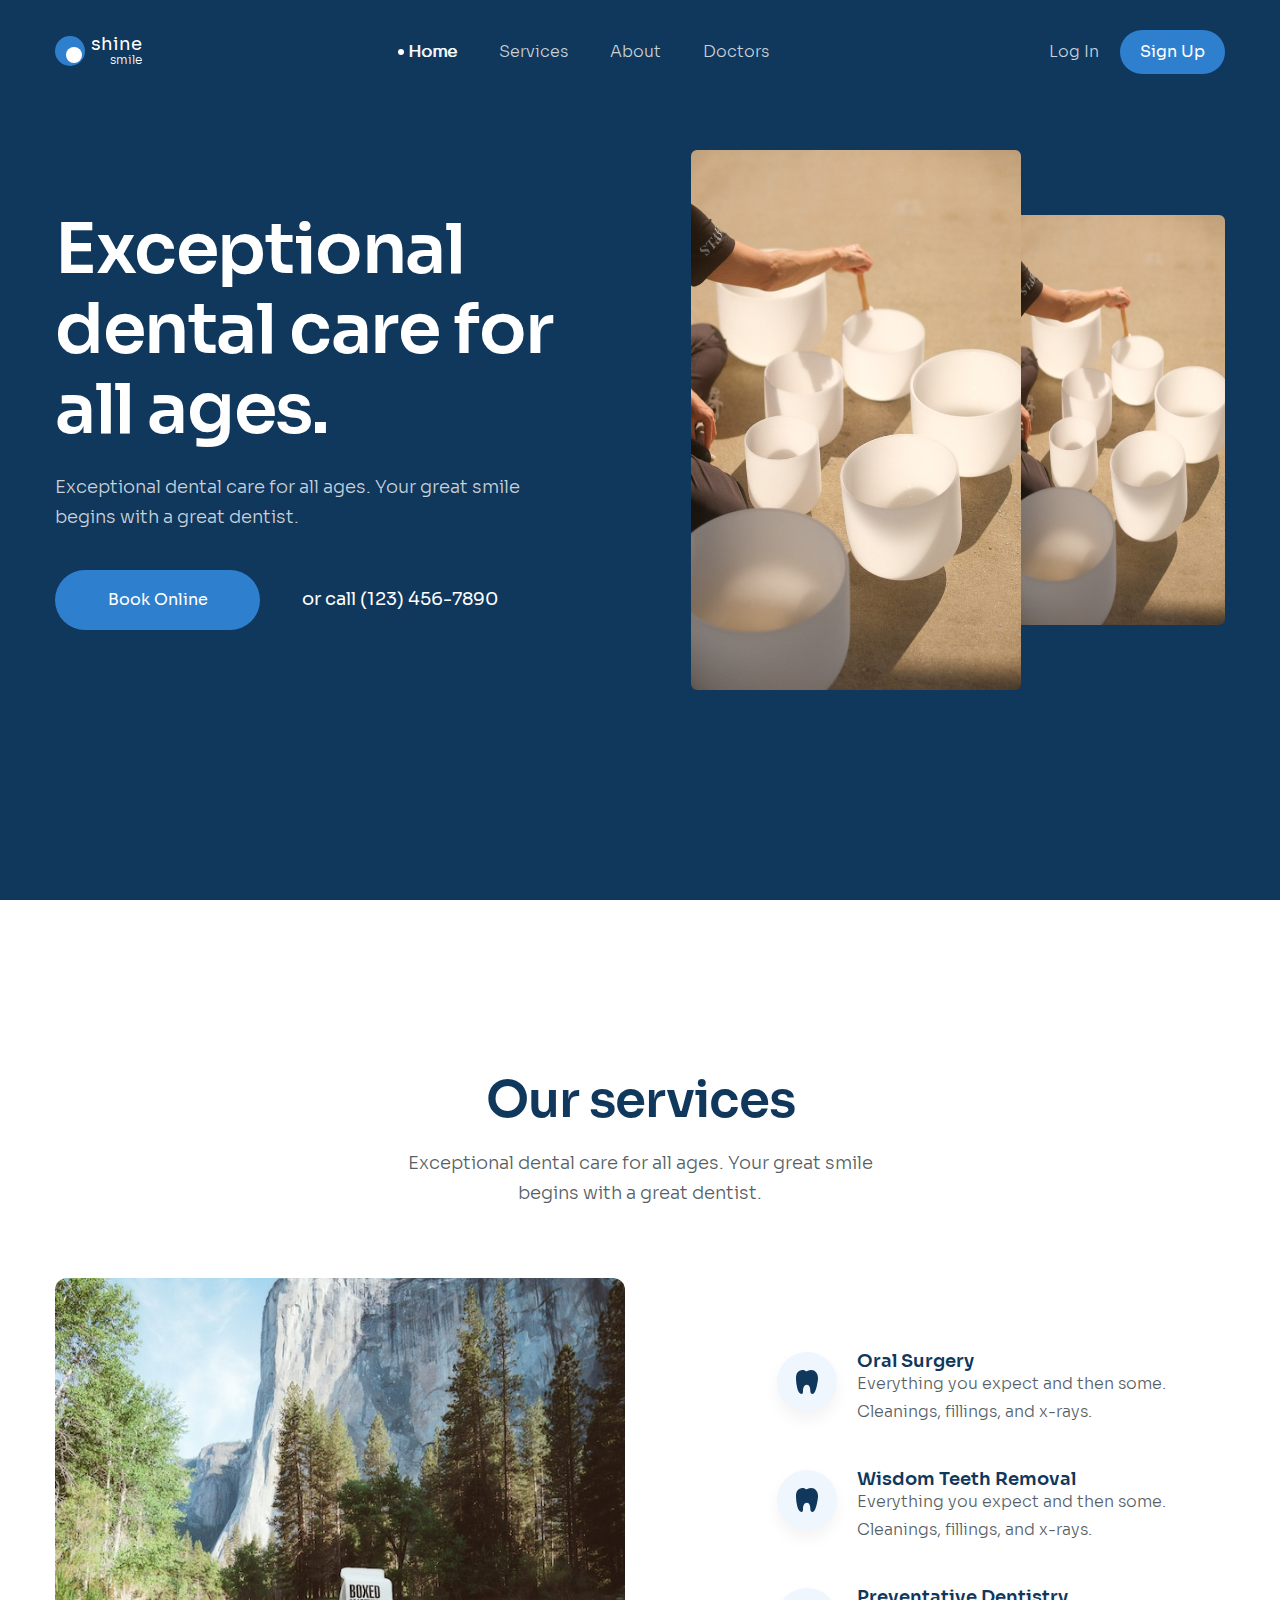
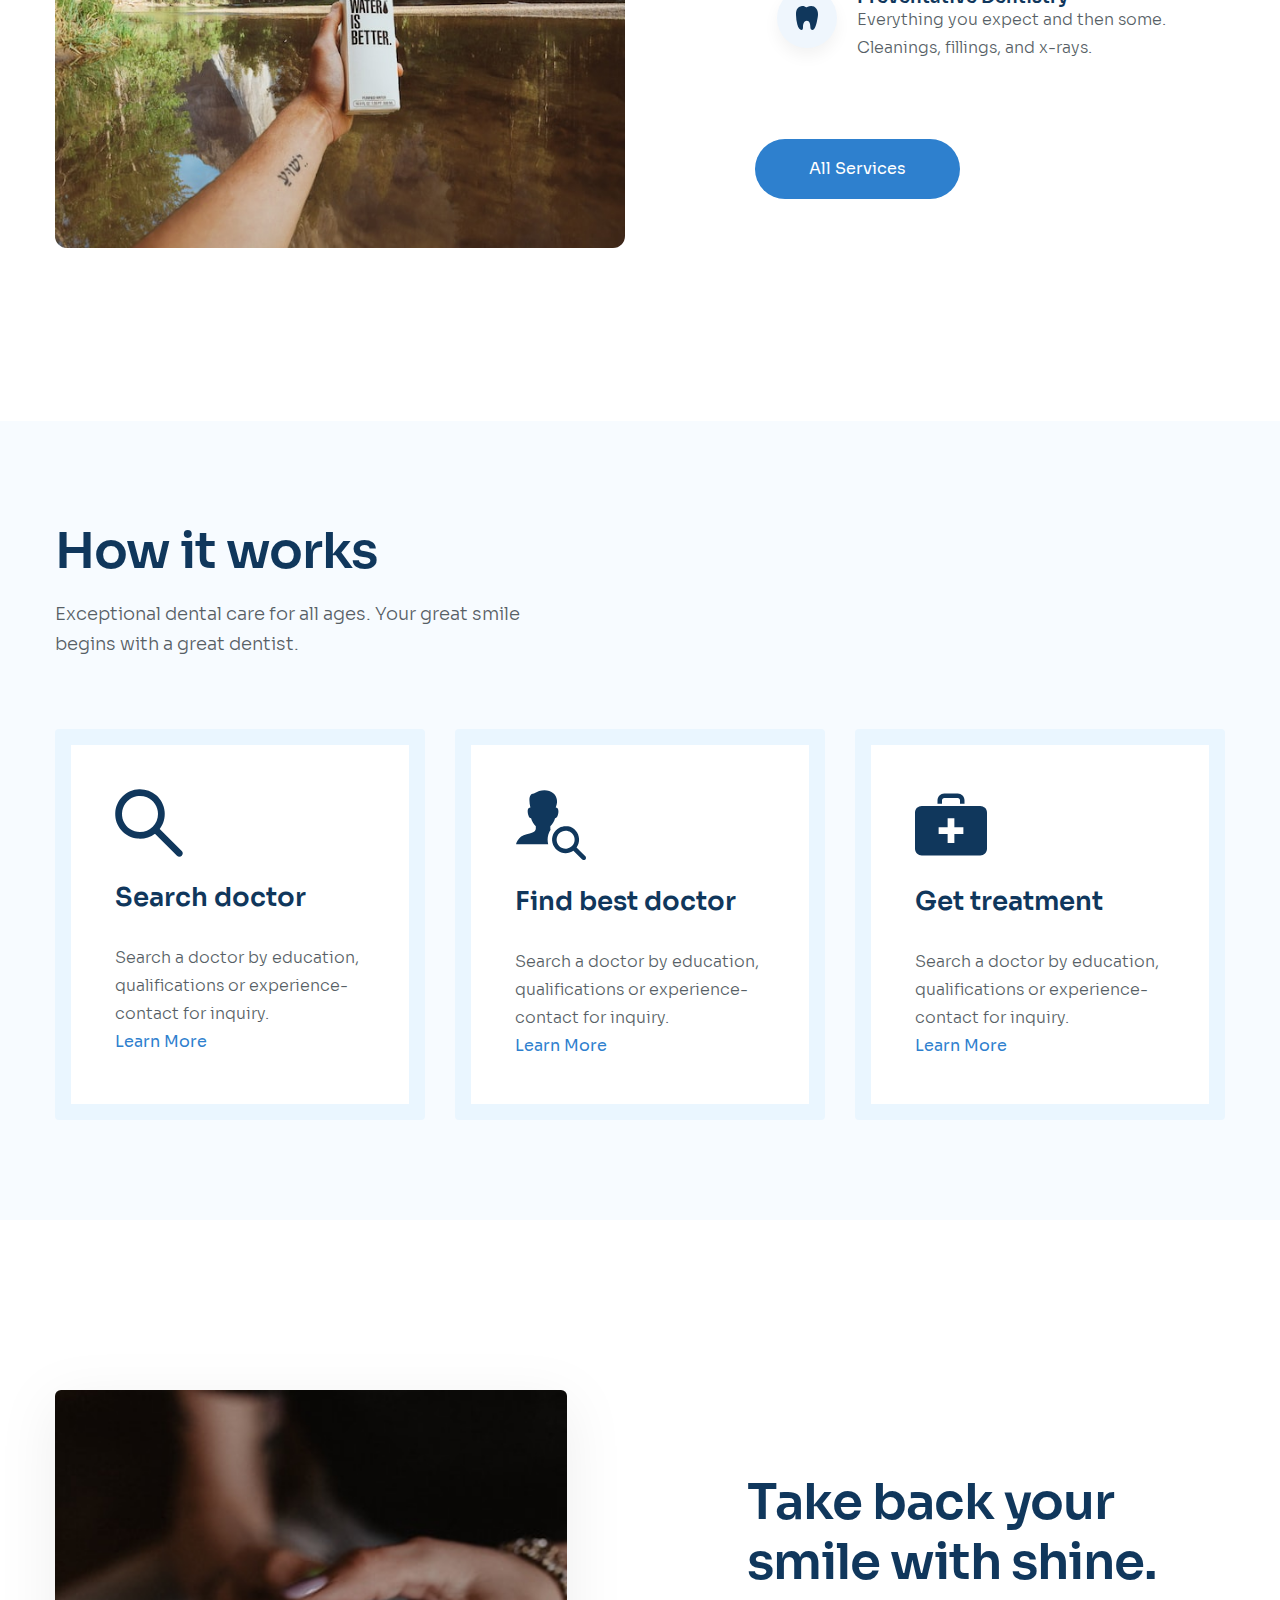
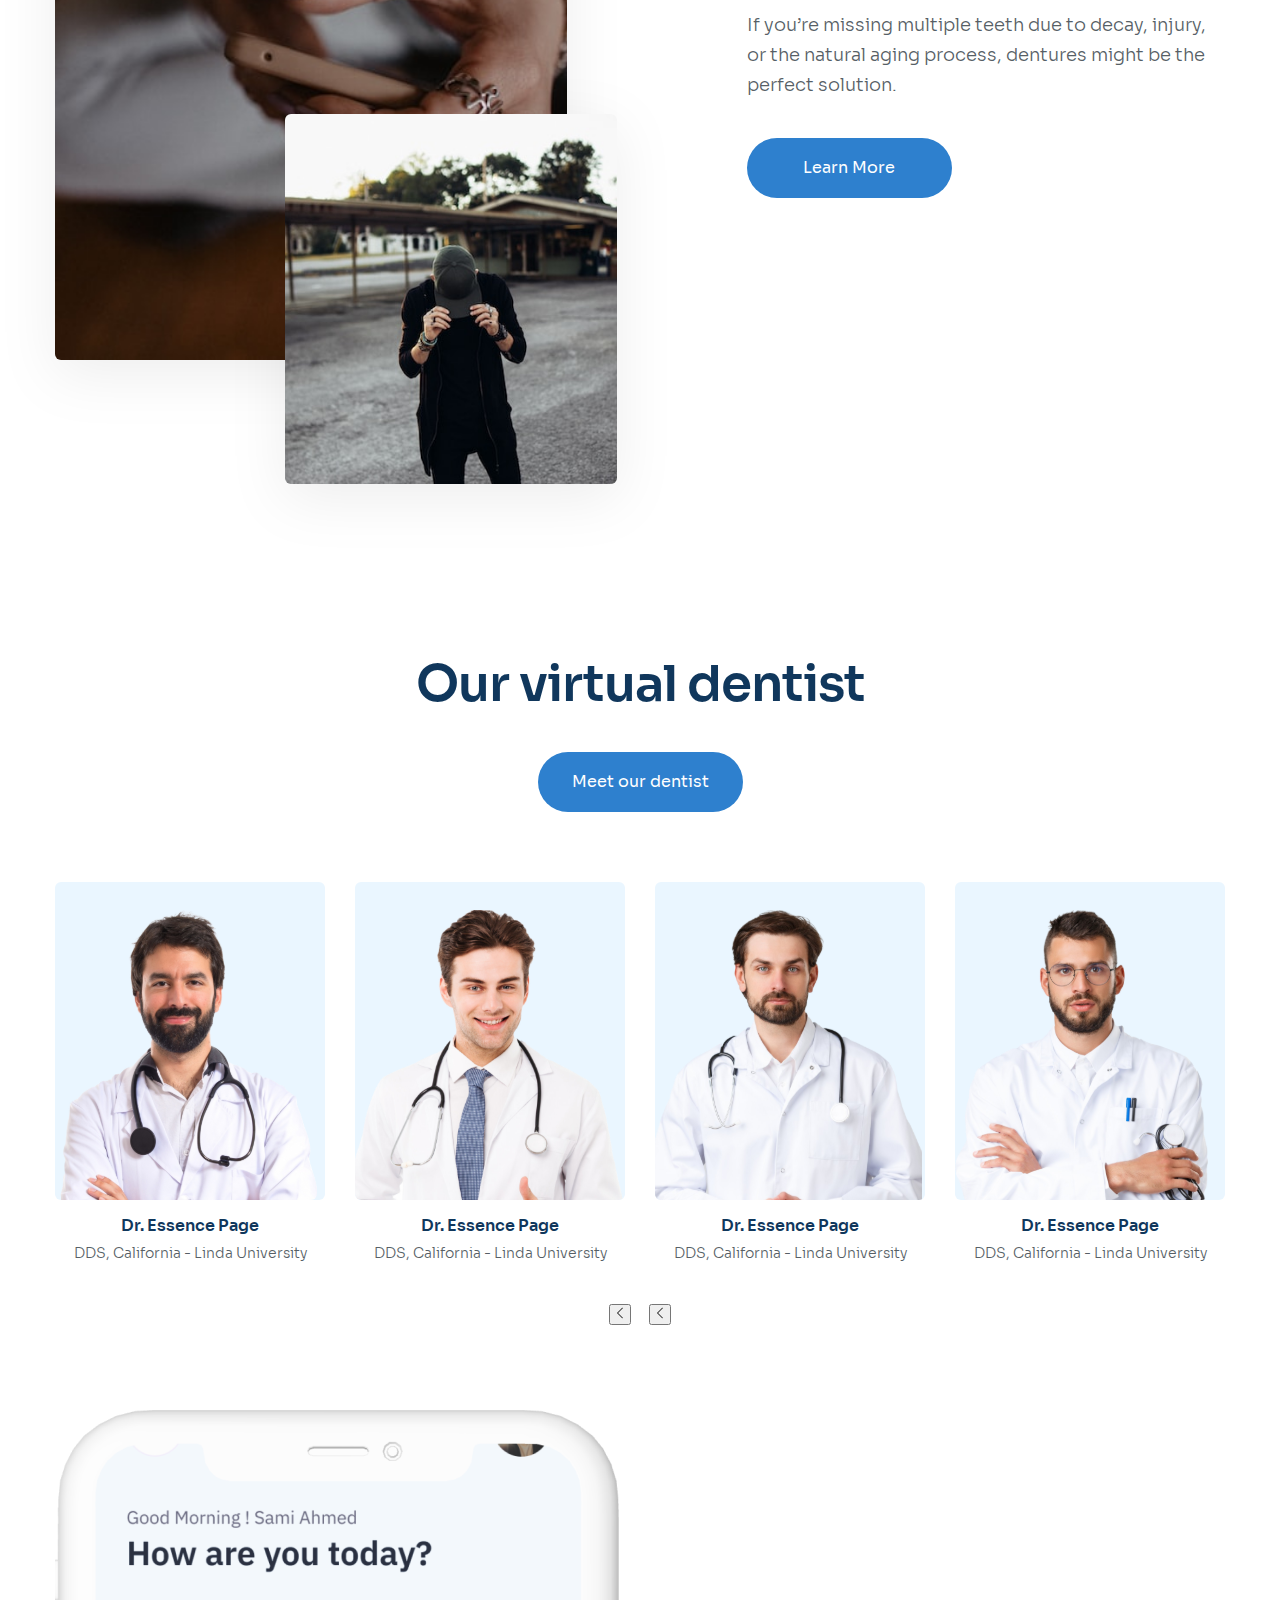
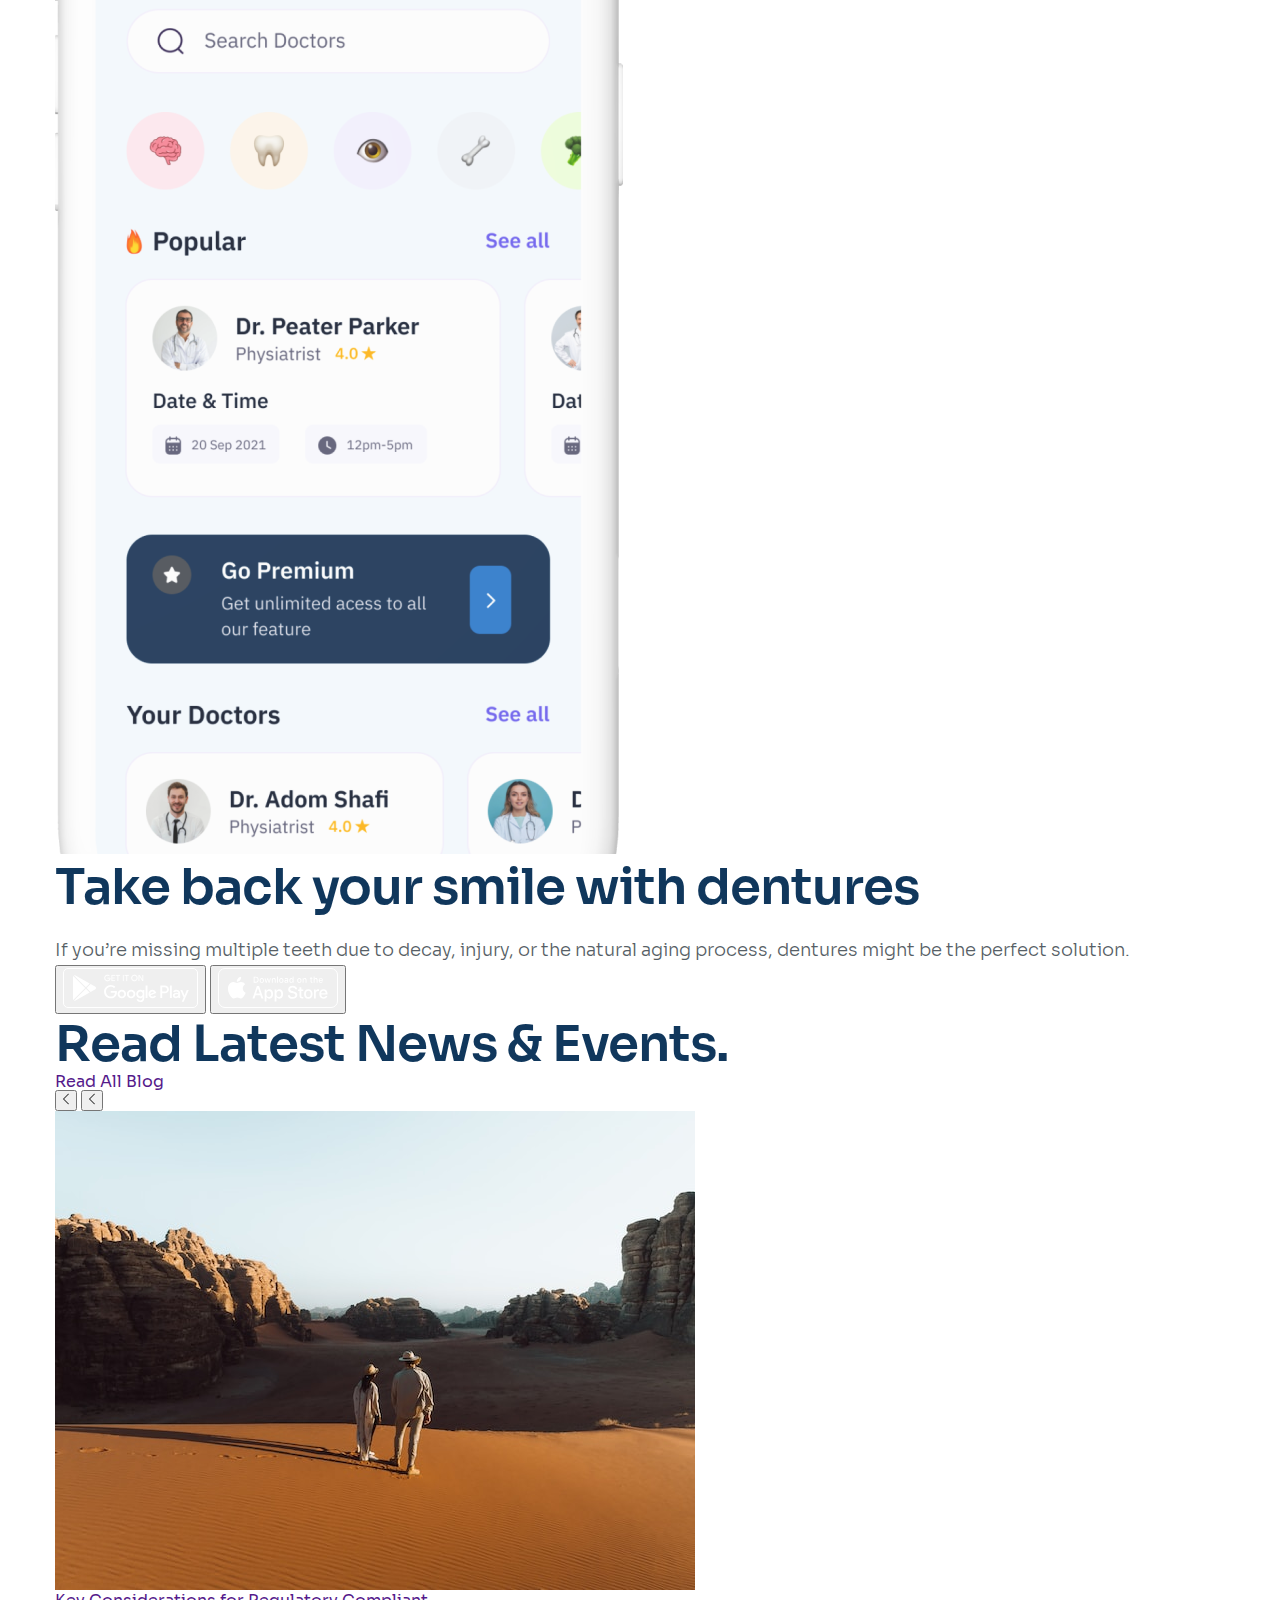
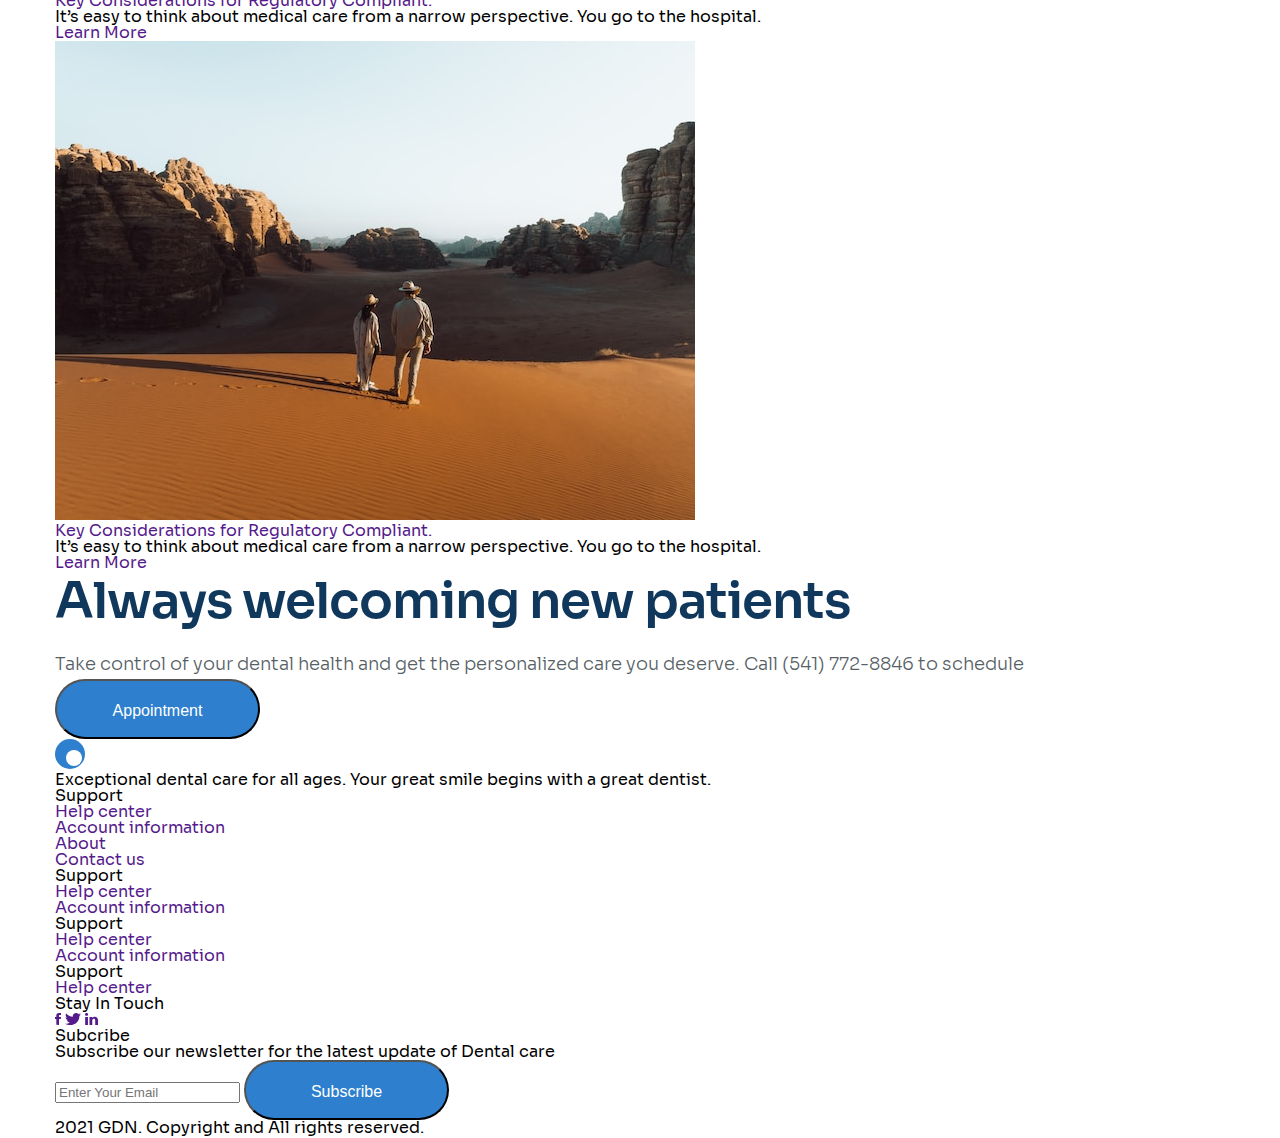
<file: index.html>
<!DOCTYPE html>
<html lang="en">
    <head>
        <meta charset="UTF-8" />
        <meta http-equiv="X-UA-Compatible" content="IE=edge" />
        <meta name="viewport" content="width=device-width, initial-scale=1.0" />
        <title>Shine</title>
        <!--FAVICON-->
        <link
            rel="apple-touch-icon"
            sizes="57x57"
            href="./assets/favicon/apple-icon-57x57.png"
        />
        <link
            rel="apple-touch-icon"
            sizes="60x60"
            href="./assets/favicon/apple-icon-60x60.png"
        />
        <link
            rel="apple-touch-icon"
            sizes="72x72"
            href="./assets/favicon/apple-icon-72x72.png"
        />
        <link
            rel="apple-touch-icon"
            sizes="76x76"
            href="./assets/favicon/apple-icon-76x76.png"
        />
        <link
            rel="apple-touch-icon"
            sizes="114x114"
            href="./assets/favicon/apple-icon-114x114.png"
        />
        <link
            rel="apple-touch-icon"
            sizes="120x120"
            href="./assets/favicon/apple-icon-120x120.png"
        />
        <link
            rel="apple-touch-icon"
            sizes="144x144"
            href="./assets/favicon/apple-icon-144x144.png"
        />
        <link
            rel="apple-touch-icon"
            sizes="152x152"
            href="./assets/favicon/apple-icon-152x152.png"
        />
        <link
            rel="apple-touch-icon"
            sizes="180x180"
            href="./assets/favicon/apple-icon-180x180.png"
        />
        <link
            rel="icon"
            type="image/png"
            sizes="192x192"
            href="./assets/favicon/android-icon-192x192.png"
        />
        <link
            rel="icon"
            type="image/png"
            sizes="32x32"
            href="./assets/favicon/favicon-32x32.png"
        />
        <link
            rel="icon"
            type="image/png"
            sizes="96x96"
            href="./assets/favicon/favicon-96x96.png"
        />
        <link
            rel="icon"
            type="image/png"
            sizes="16x16"
            href="./assets/favicon/favicon-16x16.png"
        />
        <link rel="manifest" href="./assets/favicon/manifest.json" />
        <meta name="msapplication-TileColor" content="#ffffff" />
        <meta name="msapplication-TileImage" content="/ms-icon-144x144.png" />
        <meta name="theme-color" content="#ffffff" />
        <!--FONT-->
        <link rel="stylesheet" href="./assets/font/stylesheet.css" />
        <link rel="preconnect" href="https://fonts.googleapis.com" />
        <link rel="preconnect" href="https://fonts.gstatic.com" crossorigin />
        <link
            href="https://fonts.googleapis.com/css2?family=Inter:wght@600&display=swap"
            rel="stylesheet"
        />
        <!--CSS-->
        <link rel="stylesheet" href="./assets/style/reset.css" />
        <link rel="stylesheet" href="./assets/style/style.css" />
    </head>
    <body>
        <header class="header">
            <div class="container">
                <div class="header-top">
                    <a href=""
                        ><div class="logo">
                            <span class="logo__circle"></span>
                            <span class="logo__text">
                                <span class="logo__brand">shine</span>
                                <span class="logo__brand logo__brand--small">
                                    smile
                                </span>
                            </span>
                        </div>
                    </a>
                    <nav class="navbar">
                        <ul class="navbar__list">
                            <li class="navbar__item">
                                <a
                                    href=""
                                    class="navbar__link navbar__item--active"
                                    >Home
                                </a>
                            </li>
                            <li class="navbar__item">
                                <a href="" class="navbar__link">Services</a>
                            </li>
                            <li class="navbar__item">
                                <a href="" class="navbar__link">About</a>
                            </li>
                            <li class="navbar__item">
                                <a href="" class="navbar__link">Doctors</a>
                            </li>
                        </ul>
                    </nav>
                    <div class="header-action">
                        <a href="#!" class="header-action__login">Log In</a>
                        <a href="#!" class="btn header-action__signup"
                            >Sign Up</a
                        >
                    </div>
                </div>
                <!--Hero-->
                <section class="hero">
                    <!--Hero Content-->
                    <section class="hero__content">
                        <h1 class="hero__heading">
                            Exceptional dental care for all ages.
                        </h1>
                        <p class="hero__desc">
                            Exceptional dental care for all ages. Your great
                            smile begins with a great dentist.
                        </p>
                        <div class="hero__row">
                            <a href="" class="btn">Book Online</a>
                            <span class="hero__phone"
                                >or call (123) 456-7890</span
                            >
                        </div>
                    </section>
                    <!--Hero Media-->
                    <section class="hero__media">
                        <figure class="hero__images">
                            <img
                                src="./assets/img/hero-img.jpg"
                                alt=""
                                class="hero__img"
                            />
                            <img
                                src="./assets/img/hero-img.jpg"
                                alt=""
                                class="hero__img"
                            />
                        </figure>
                    </section>
                </section>
            </div>
        </header>
        <main>
            <!--Service-->
            <section class="service">
                <div class="container">
                    <h2 class="service__heading section-heading">
                        Our services
                    </h2>
                    <p class="service__desc section-desc">
                        Exceptional dental care for all ages. Your great smile
                        begins with a great dentist.
                    </p>
                    <div class="service__row">
                        <figure class="service-images">
                            <img
                                src="./assets/img/service-img.jpg"
                                alt=""
                                class="service-img"
                            />
                        </figure>
                        <div class="div">
                            <div class="service-list">
                                <section class="service-item">
                                    <div class="service-item__icon">
                                        <svg
                                            width="22"
                                            height="24"
                                            viewBox="0 0 22 24"
                                            fill="none"
                                            xmlns="http://www.w3.org/2000/svg"
                                        >
                                            <path
                                                d="M20.3598 2.63964C17.9506 -0.556131 14.2772 -0.568132 11.2481 1.10682C11.001 1.24657 10.7219 1.31411 10.4406 1.30222C10.1592 1.29033 9.88633 1.19945 9.65105 1.03931C8.49552 0.245717 7.29036 -0.316477 5.13904 0.207462C0.623408 1.3071 0 4.90379 0 8.99816C0.0797353 12.1602 0.500857 15.3032 1.25551 18.3683C2.11836 22.0168 3.90382 24 5.43354 24C6.96326 24 7.00963 22.2204 7.00963 20.8016C7.00963 19.2009 7.39505 14.8009 10.8642 14.8009C13.5317 14.8009 14.3333 18.4013 14.3333 20.8016C14.3329 23.095 15.1722 24 16.6628 24C19.5267 24 20.9796 15.3938 21.3719 13.1237C21.7642 10.8535 22.9882 6.12569 20.3598 2.63964Z"
                                                fill="currentColor"
                                            />
                                        </svg>
                                    </div>
                                    <div class="service-item__body">
                                        <h3 class="service-item__heading">
                                            Oral Surgery
                                        </h3>
                                        <p class="service-item__desc">
                                            Everything you expect and then some.
                                            Cleanings, fillings, and x-rays.
                                        </p>
                                    </div>
                                </section>
                                <section class="service-item">
                                    <div class="service-item__icon">
                                        <svg
                                            width="22"
                                            height="24"
                                            viewBox="0 0 22 24"
                                            fill="none"
                                            xmlns="http://www.w3.org/2000/svg"
                                        >
                                            <path
                                                d="M20.3598 2.63964C17.9506 -0.556131 14.2772 -0.568132 11.2481 1.10682C11.001 1.24657 10.7219 1.31411 10.4406 1.30222C10.1592 1.29033 9.88633 1.19945 9.65105 1.03931C8.49552 0.245717 7.29036 -0.316477 5.13904 0.207462C0.623408 1.3071 0 4.90379 0 8.99816C0.0797353 12.1602 0.500857 15.3032 1.25551 18.3683C2.11836 22.0168 3.90382 24 5.43354 24C6.96326 24 7.00963 22.2204 7.00963 20.8016C7.00963 19.2009 7.39505 14.8009 10.8642 14.8009C13.5317 14.8009 14.3333 18.4013 14.3333 20.8016C14.3329 23.095 15.1722 24 16.6628 24C19.5267 24 20.9796 15.3938 21.3719 13.1237C21.7642 10.8535 22.9882 6.12569 20.3598 2.63964Z"
                                                fill="currentColor"
                                            />
                                        </svg>
                                    </div>
                                    <div class="service-item__body">
                                        <h3 class="service-item__heading">
                                            Wisdom Teeth Removal
                                        </h3>
                                        <p class="service-item__desc">
                                            Everything you expect and then some.
                                            Cleanings, fillings, and x-rays.
                                        </p>
                                    </div>
                                </section>
                                <section class="service-item">
                                    <div class="service-item__icon">
                                        <svg
                                            width="22"
                                            height="24"
                                            viewBox="0 0 22 24"
                                            fill="none"
                                            xmlns="http://www.w3.org/2000/svg"
                                        >
                                            <path
                                                d="M20.3598 2.63964C17.9506 -0.556131 14.2772 -0.568132 11.2481 1.10682C11.001 1.24657 10.7219 1.31411 10.4406 1.30222C10.1592 1.29033 9.88633 1.19945 9.65105 1.03931C8.49552 0.245717 7.29036 -0.316477 5.13904 0.207462C0.623408 1.3071 0 4.90379 0 8.99816C0.0797353 12.1602 0.500857 15.3032 1.25551 18.3683C2.11836 22.0168 3.90382 24 5.43354 24C6.96326 24 7.00963 22.2204 7.00963 20.8016C7.00963 19.2009 7.39505 14.8009 10.8642 14.8009C13.5317 14.8009 14.3333 18.4013 14.3333 20.8016C14.3329 23.095 15.1722 24 16.6628 24C19.5267 24 20.9796 15.3938 21.3719 13.1237C21.7642 10.8535 22.9882 6.12569 20.3598 2.63964Z"
                                                fill="currentColor"
                                            />
                                        </svg>
                                    </div>
                                    <div class="service-item__body">
                                        <h3 class="service-item__heading">
                                            Preventative Dentistry
                                        </h3>
                                        <p class="service-item__desc">
                                            Everything you expect and then some.
                                            Cleanings, fillings, and x-rays.
                                        </p>
                                    </div>
                                </section>
                            </div>
                            <a href="" class="btn service__btn">All Services</a>
                        </div>
                    </div>
                </div>
            </section>
            <!--Work-->
            <section class="work">
                <div class="container">
                    <h2 class="section-heading">How it works</h2>
                    <p class="work__desc section-desc">
                        Exceptional dental care for all ages. Your great smile
                        begins with a great dentist.
                    </p>
                    <div class="work__list">
                        <!--Item 1-->
                        <section class="work__item">
                            <img
                                src="./assets/img/search-img.svg"
                                alt=""
                                class="work-item__icon"
                            />
                            <h3 class="work-item__heading">Search doctor</h3>
                            <p class="work-item__desc">
                                Search a doctor by education, qualifications or
                                experience-contact for inquiry.
                            </p>
                            <a href="" class="work-item__more">Learn More</a>
                        </section>
                        <!--Item 2-->
                        <section class="work__item">
                            <img
                                src="./assets/img/user-img.svg"
                                alt=""
                                class="work-item__icon"
                            />
                            <h3 class="work-item__heading">Find best doctor</h3>
                            <p class="work-item__desc">
                                Search a doctor by education, qualifications or
                                experience-contact for inquiry.
                            </p>
                            <a href="" class="work-item__more">Learn More</a>
                        </section>
                        <!--Item 3-->
                        <section class="work__item">
                            <img
                                src="./assets/img/kit-img.svg"
                                alt=""
                                class="work-item__icon"
                            />
                            <h3 class="work-item__heading">Get treatment</h3>
                            <p class="work-item__desc">
                                Search a doctor by education, qualifications or
                                experience-contact for inquiry.
                            </p>
                            <a href="" class="work-item__more">Learn More</a>
                        </section>
                    </div>
                </div>
            </section>
            <!--Feature-->
            <section class="feature">
                <div class="container">
                    <div class="feature__block">
                        <div class="feature__media">
                            <figure class="feature__images">
                                <img
                                    src="./assets/img/feature-img1.jpg"
                                    alt=""
                                    class="feature__img"
                                />
                                <img
                                    src="./assets/img/feature-img2.jpg"
                                    alt=""
                                    class="feature__img"
                                />
                            </figure>
                        </div>
                        <section class="feature__content">
                            <h2 class="feature__heading section-heading">
                                Take back your smile with shine.
                            </h2>
                            <p class="feature__desc section-desc">
                                If you’re missing multiple teeth due to decay,
                                injury, or the natural aging process, dentures
                                might be the perfect solution.
                            </p>
                            <a href="" class="feature__btn btn">Learn More</a>
                        </section>
                    </div>
                </div>
            </section>
            <section class="member">
                <div class="container">
                    <header class="member__header">
                        <h2 class="section-heading">Our virtual dentist</h2>
                        <a href="" class="member__btn btn">Meet our dentist</a>
                    </header>
                    <div class="member__list">
                        <!--Member 1-->
                        <article class="member-item">
                            <div class="member-item__img-bg">
                                <img
                                    src="./assets/img/member1.svg"
                                    alt=""
                                    class="member-item__thumb"
                                />
                            </div>
                            <h3 class="member-item__name">Dr. Essence Page</h3>
                            <p class="member-item__desc">
                                DDS, California - Linda University
                            </p>
                        </article>
                        <!--Member 2-->
                        <article class="member-item">
                            <div class="member-item__img-bg">
                                <img
                                    src="./assets/img/member2.svg"
                                    alt=""
                                    class="member-item__thumb"
                                />
                            </div>
                            <h3 class="member-item__name">Dr. Essence Page</h3>
                            <p class="member-item__desc">
                                DDS, California - Linda University
                            </p>
                        </article>
                        <!--Member 3-->
                        <article class="member-item">
                            <div class="member-item__img-bg">
                                <img
                                    src="./assets/img/member3.svg"
                                    alt=""
                                    class="member-item__thumb"
                                />
                            </div>
                            <h3 class="member-item__name">Dr. Essence Page</h3>
                            <p class="member-item__desc">
                                DDS, California - Linda University
                            </p>
                        </article>
                        <!--Member 4-->
                        <article class="member-item">
                            <div class="member-item__img-bg">
                                <img
                                    src="./assets/img/member4.svg"
                                    alt=""
                                    class="member-item__thumb"
                                />
                            </div>
                            <h3 class="member-item__name">Dr. Essence Page</h3>
                            <p class="member-item__desc">
                                DDS, California - Linda University
                            </p>
                        </article>
                    </div>
                    <div class="member__control control">
                        <!--Previous-->
                        <button class="control__btn">
                            <svg
                                width="6"
                                height="12"
                                viewBox="0 0 6 12"
                                fill="none"
                                xmlns="http://www.w3.org/2000/svg"
                            >
                                <path
                                    d="M5.5 1L0.5 6L5.5 11"
                                    stroke="currentColor"
                                    stroke-linecap="round"
                                    stroke-linejoin="round"
                                />
                            </svg>
                        </button>

                        <!--Nest-->
                        <button class="control__btn">
                            <svg
                                class="control--next-icon"
                                width="6"
                                height="12"
                                viewBox="0 0 6 12"
                                fill="none"
                                xmlns="http://www.w3.org/2000/svg"
                            >
                                <path
                                    d="M5.5 1L0.5 6L5.5 11"
                                    stroke="currentColor"
                                    stroke-linecap="round"
                                    stroke-linejoin="round"
                                />
                            </svg>
                        </button>
                    </div>
                </div>
            </section>
            <!--* Install */-->
            <section class="install">
                <div class="container">
                    <div class="install__inner">
                        <figure>
                            <img
                                src="./assets/img/install-img.png"
                                alt=""
                                class="install__img"
                            />
                        </figure>
                        <section class="install__content">
                            <h2
                                class="install__content-heading section-heading"
                            >
                                Take back your smile with dentures
                            </h2>
                            <p class="install__content-desc section-desc">
                                If you’re missing multiple teeth due to decay,
                                injury, or the natural aging process, dentures
                                might be the perfect solution.
                            </p>
                            <div class="install__row">
                                <button class="install__btn">
                                    <img
                                        src="./assets/img/gg.svg"
                                        alt=""
                                        class="install__btn-img"
                                    />
                                </button>
                                <button class="install__btn">
                                    <img
                                        src="./assets/img/ap.svg"
                                        alt=""
                                        class="install__btn-img"
                                    />
                                </button>
                            </div>
                        </section>
                    </div>
                </div>
            </section>

            <!--News-->
            <section class="news">
                <div class="container">
                    <div class="news__inner">
                        <section class="news__content">
                            <h2 class="news__heading section-heading">
                                Read Latest News & Events.
                            </h2>
                            <a href="" class="news__more">Read All Blog</a>
                            <div class="news__control control">
                                <!--Previous-->
                                <button class="control__btn">
                                    <svg
                                        width="6"
                                        height="12"
                                        viewBox="0 0 6 12"
                                        fill="none"
                                        xmlns="http://www.w3.org/2000/svg"
                                    >
                                        <path
                                            d="M5.5 1L0.5 6L5.5 11"
                                            stroke="currentColor"
                                            stroke-linecap="round"
                                            stroke-linejoin="round"
                                        />
                                    </svg>
                                </button>

                                <!--Nest-->
                                <button class="control__btn">
                                    <svg
                                        class="control--next-icon"
                                        width="6"
                                        height="12"
                                        viewBox="0 0 6 12"
                                        fill="none"
                                        xmlns="http://www.w3.org/2000/svg"
                                    >
                                        <path
                                            d="M5.5 1L0.5 6L5.5 11"
                                            stroke="currentColor"
                                            stroke-linecap="round"
                                            stroke-linejoin="round"
                                        />
                                    </svg>
                                </button>
                            </div>
                        </section>
                        <div class="news__list">
                            <!--News Item 1-->
                            <article class="news-item">
                                <figure>
                                    <img
                                        src="./assets/img/news-img.jpg"
                                        alt=""
                                        class="news-item__thumb"
                                    />
                                </figure>
                                <section class="news-item__body">
                                    <h3>
                                        <a href="" class="news-item__heading">
                                            Key Considerations for Regulatory
                                            Compliant.
                                        </a>
                                    </h3>
                                    <p class="news-item__desc">
                                        It’s easy to think about medical care
                                        from a narrow perspective. You go to the
                                        hospital.
                                    </p>
                                    <a href="" class="news-item__more"
                                        >Learn More</a
                                    >
                                </section>
                            </article>
                            <!--News Item 2-->
                            <article class="news-item">
                                <figure>
                                    <img
                                        src="./assets/img/news-img.jpg"
                                        alt=""
                                        class="news-item__thumb"
                                    />
                                </figure>
                                <section class="news-item__body">
                                    <h3>
                                        <a href="" class="news-item__heading">
                                            Key Considerations for Regulatory
                                            Compliant.
                                        </a>
                                    </h3>
                                    <p class="news-item__desc">
                                        It’s easy to think about medical care
                                        from a narrow perspective. You go to the
                                        hospital.
                                    </p>
                                    <a href="" class="news-item__more"
                                        >Learn More</a
                                    >
                                </section>
                            </article>
                        </div>
                    </div>
                </div>
            </section>
            <section class="contact">
                <div class="container">
                    <section class="contact__block">
                        <h2 class="contact__block-heading section-heading">
                            Always welcoming new patients
                        </h2>
                        <p class="contact__block-desc section-desc">
                            Take control of your dental health and get the
                            personalized care you deserve. Call (541) 772-8846
                            to schedule
                        </p>
                        <button class="contact__block-btn btn">
                            Appointment
                        </button>
                    </section>
                </div>
            </section>
            <div class="footer">
                <div class="container">
                    <div class="footer__row">
                        <div class="footer__column">
                            <a href=""
                                ><div class="logo">
                                    <span class="logo__circle"></span>
                                    <span class="logo__text">
                                        <span class="logo__brand">shine</span>
                                        <span
                                            class="logo__brand logo__brand--small"
                                        >
                                            smile
                                        </span>
                                    </span>
                                </div>
                            </a>
                            <p class="footer__desc">
                                Exceptional dental care for all ages. Your great
                                smile begins with a great dentist.
                            </p>
                        </div>
                        <div class="footer__column">
                            <h3 class="footer__heading">Support</h3>
                            <ul class="footer__list">
                                <li>
                                    <a href="" class="footer__link"
                                        >Help center</a
                                    >
                                </li>
                                <li>
                                    <a href="" class="footer__link"
                                        >Account information</a
                                    >
                                </li>
                                <li>
                                    <a href="" class="footer__link"
                                        >About</a
                                    >
                                </li>
                                <li>
                                    <a href="" class="footer__link"
                                        >Contact us</a
                                    >
                                </li>
                            </ul>
                            <h3 class="footer__heading">Support</h3>
                            <ul class="footer__list">
                                <li>
                                    <a href="" class="footer__link"
                                        >Help center</a
                                    >
                                </li>
                                <li>
                                    <a href="" class="footer__link"
                                        >Account information</a
                                    >
                                </li>
                            </ul>
                        </div>
                        <div class="footer__column">
                            <h3 class="footer__heading">Support</h3>
                            <ul class="footer__list">
                                <li>
                                    <a href="" class="footer__link"
                                        >Help center</a
                                    >
                                </li>
                                <li>
                                    <a href="" class="footer__link"
                                        >Account information</a
                                    >
                                </li>
                            </ul>
                            <h3 class="footer__heading">Support</h3>
                            <ul class="footer__list">
                                <li>
                                    <a href="" class="footer__link"
                                        >Help center</a
                                    >
                                </li>
                            </ul>
                        </div>
                        <div class="footer__column">
                            <h3 class="footer__heading">Stay In Touch</h3>
                            <div class="footer__social">
                                <a href="" class="footer__social-btn">
                                <svg width="6" height="12" viewBox="0 0 6 12" fill="#2E80CE" xmlns="http://www.w3.org/2000/svg">
                                <path d="M3.98981 11.9358V6.0302H5.76473L6 3.9517H3.98981L3.9928 2.91132C3.9928 2.3692 4.0477 2.07885 4.87783 2.07885H5.98755V0H4.21224C2.07977 0 1.32931 1.00825 1.32931 2.70405V3.95186H0V6.03055H1.32931V11.8521C1.84718 11.9489 2.38257 12 2.93075 12C3.28487 12 3.63863 11.9786 3.98981 11.9358V11.9358Z" fill="currentColor"/>
                                </svg>
                                </a>
                                <a href="" class="footer__social-btn"><svg width="16" height="12" viewBox="0 0 16 12" fill="none" xmlns="http://www.w3.org/2000/svg">
                                    <path d="M16 1.42062C15.405 1.66154 14.771 1.82123 14.11 1.89877C14.79 1.524 15.309 0.935077 15.553 0.225231C14.919 0.574154 14.219 0.820615 13.473 0.958154C12.871 0.366462 12.013 0 11.077 0C9.261 0 7.799 1.36062 7.799 3.02862C7.799 3.26862 7.821 3.49938 7.875 3.71908C5.148 3.59631 2.735 2.38985 1.114 0.552C0.831 1.00523 0.665 1.524 0.665 2.08246C0.665 3.13108 1.25 4.06062 2.122 4.59877C1.595 4.58954 1.078 4.44831 0.64 4.22585C0.64 4.23508 0.64 4.24708 0.64 4.25908C0.64 5.73046 1.777 6.95262 3.268 7.23415C3.001 7.30154 2.71 7.33385 2.408 7.33385C2.198 7.33385 1.986 7.32277 1.787 7.28215C2.212 8.48123 3.418 9.36277 4.852 9.39138C3.736 10.1972 2.319 10.6828 0.785 10.6828C0.516 10.6828 0.258 10.6717 0 10.6412C1.453 11.5062 3.175 12 5.032 12C11.068 12 14.368 7.38462 14.368 3.384C14.368 3.25015 14.363 3.12092 14.356 2.99262C15.007 2.56615 15.554 2.03354 16 1.42062Z" fill="currentColor"/>
                                    </svg>
                                    </a>
                                <a href="" class="footer__social-btn"><svg width="13" height="12" viewBox="0 0 13 12" fill="none" xmlns="http://www.w3.org/2000/svg">
                                    <path d="M0 1.39394C0 0.989891 0.146401 0.656558 0.439189 0.393939C0.731978 0.131309 1.11262 0 1.58108 0C2.04119 0 2.41344 0.129285 2.69788 0.387879C2.99066 0.654545 3.13707 1.00201 3.13707 1.4303C3.13707 1.81818 2.99486 2.14141 2.71042 2.4C2.41764 2.66667 2.03282 2.8 1.55598 2.8H1.54344C1.08333 2.8 0.711072 2.66667 0.426641 2.4C0.142209 2.13333 0 1.79798 0 1.39394ZM0.163127 12V3.90303H2.94884V12H0.163127ZM4.49228 12H7.27799V7.47879C7.27799 7.19595 7.31146 6.97777 7.37838 6.82424C7.49549 6.54949 7.67326 6.31716 7.91168 6.12727C8.1501 5.93737 8.44916 5.84242 8.80888 5.84242C9.74582 5.84242 10.2143 6.45252 10.2143 7.67273V12H13V7.35758C13 6.16161 12.7072 5.25455 12.1216 4.63636C11.536 4.01818 10.7622 3.70909 9.80019 3.70909C8.72104 3.70909 7.88031 4.15758 7.27799 5.05455V5.07879H7.26544L7.27799 5.05455V3.90303H4.49228C4.509 4.16161 4.51737 4.96565 4.51737 6.31515C4.51737 7.66464 4.509 9.55959 4.49228 12Z" fill="currentColor"/>
                                    </svg>
                                    </a></div>
                            <h3 class="footer__heading">Subcribe</h3>
                            <p class="footer__desc">Subscribe our newsletter for the latest update of Dental care</p>
                            <form class="footer-form" action="">
                                <input class="footer-form__input" type="email" name="email" id="email" placeholder="Enter Your Email">
                                <button type="submit" class="btn footer__submit">Subscribe</button>
                            </form>
                            
                        </div>
                    </div>
                    <div class="copyright">2021 GDN. Copyright and All rights reserved.</div>
                </div>
            </div>
        </main>
    </body>
</html>
</file>
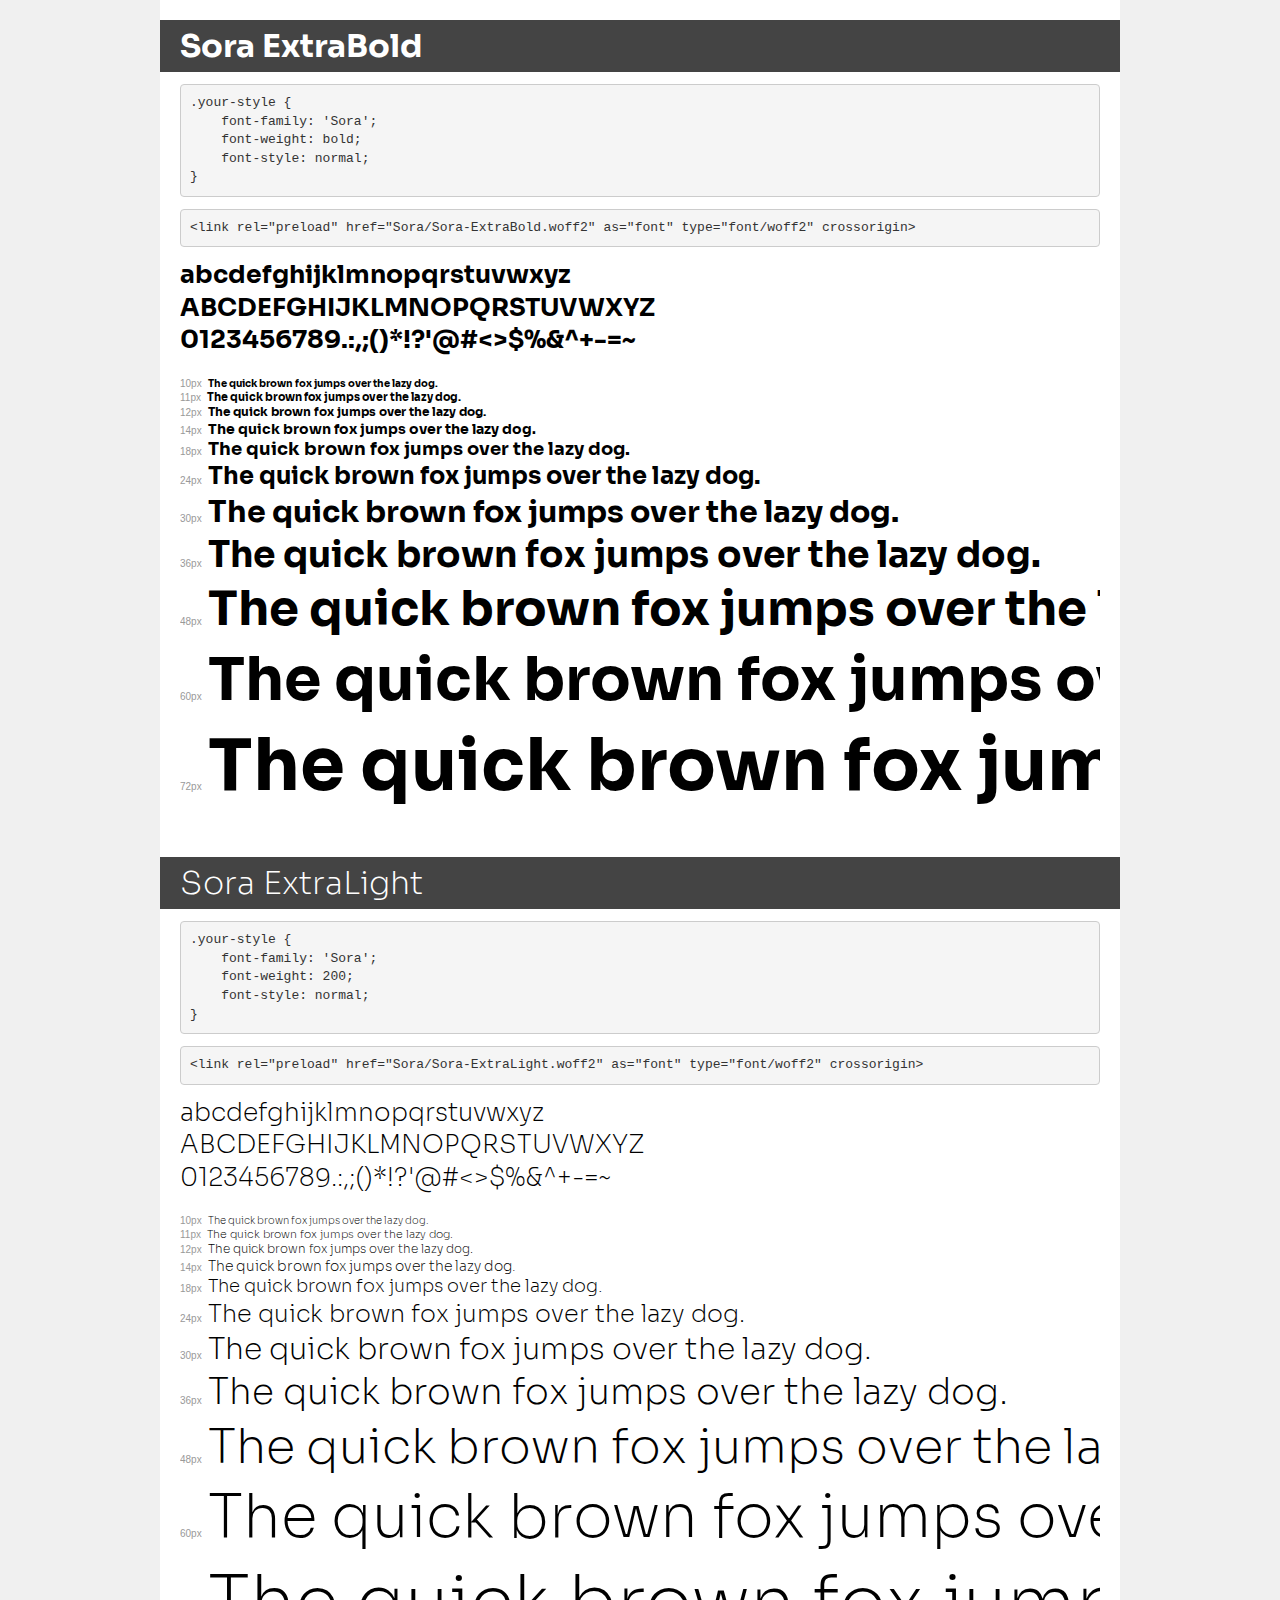
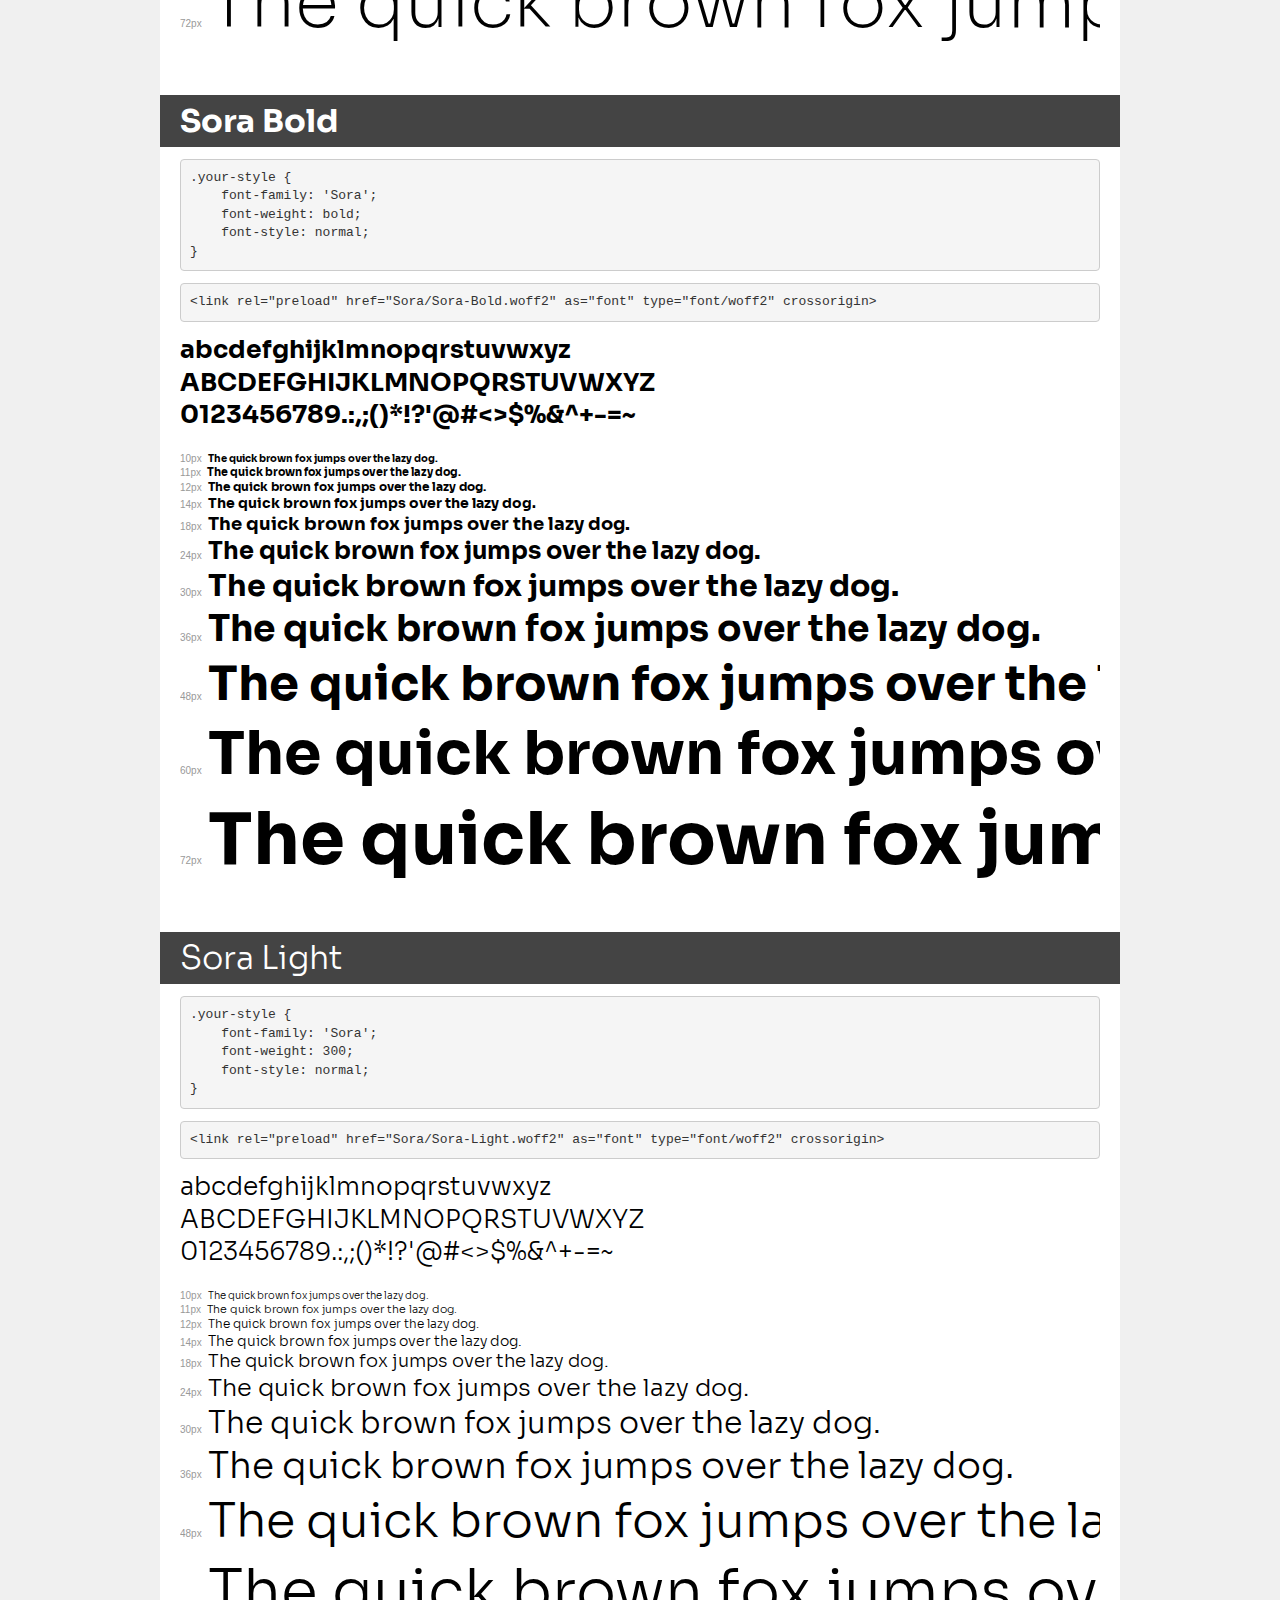
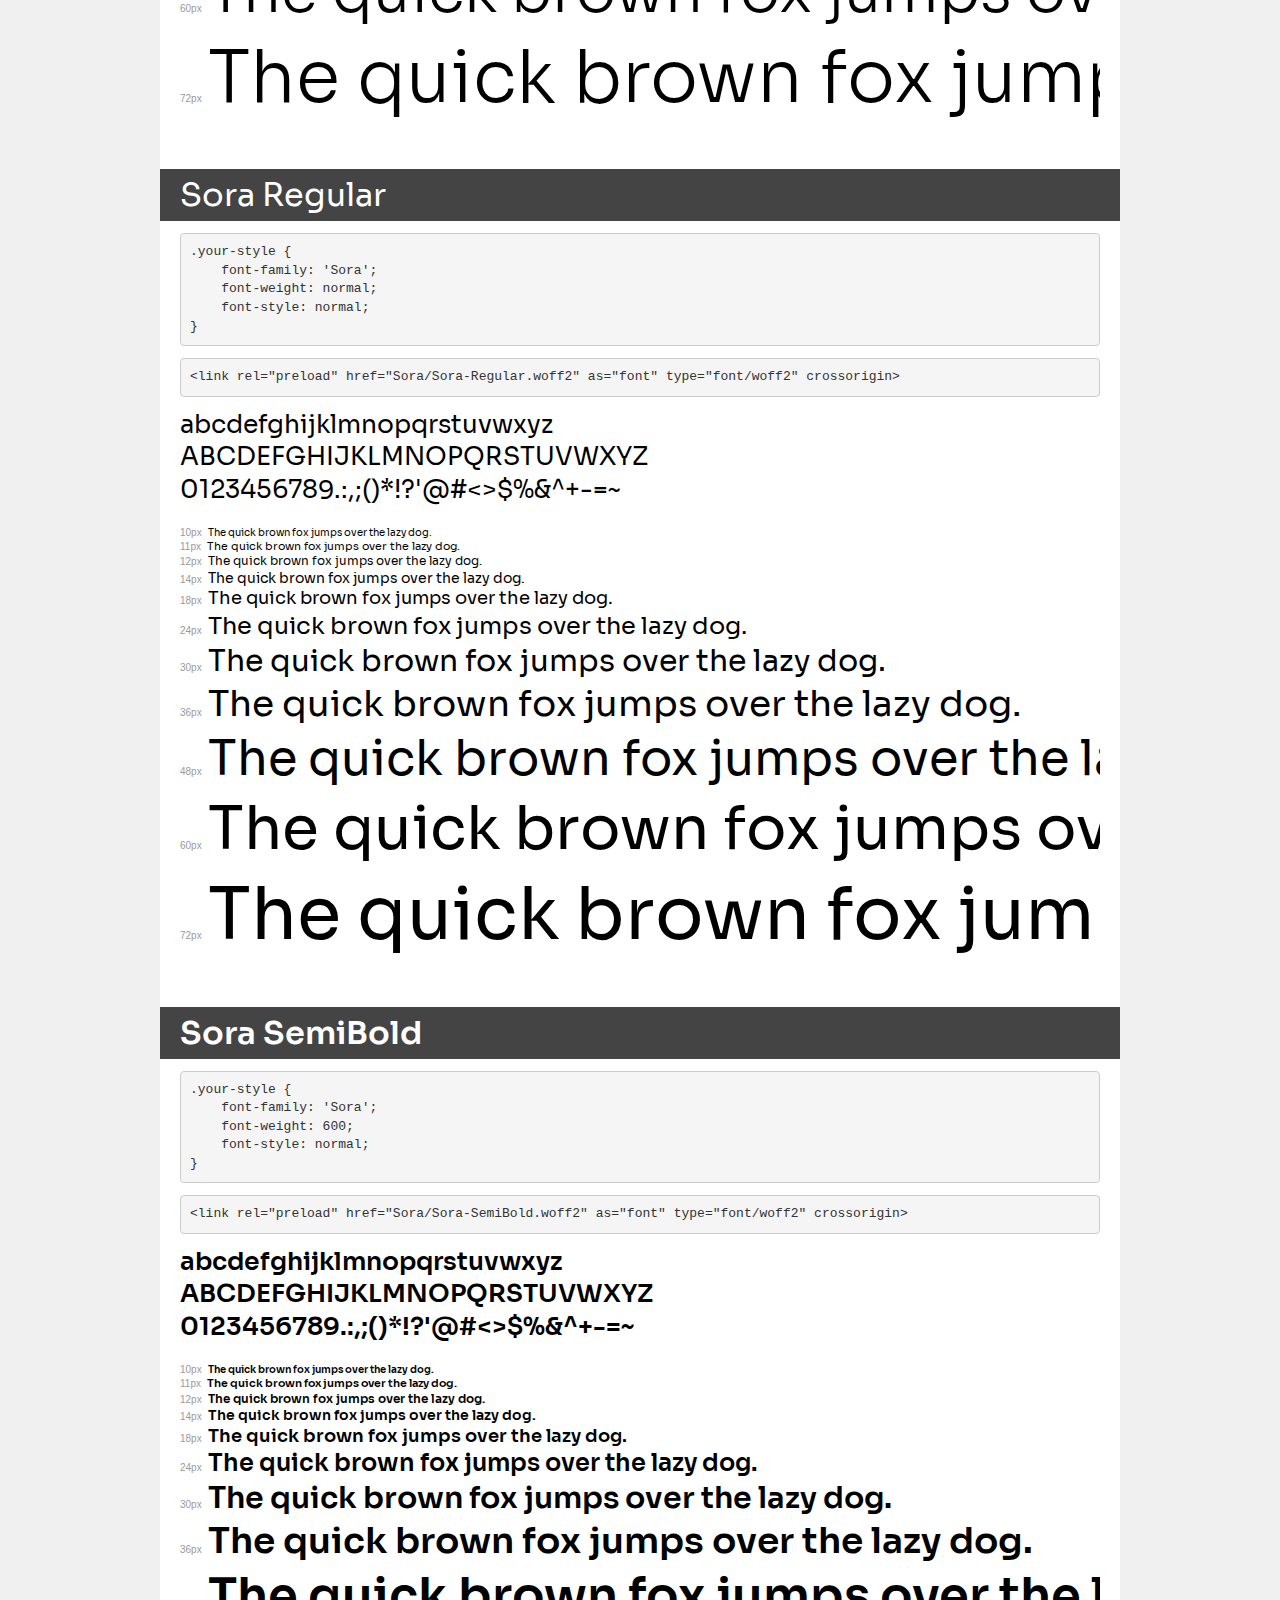
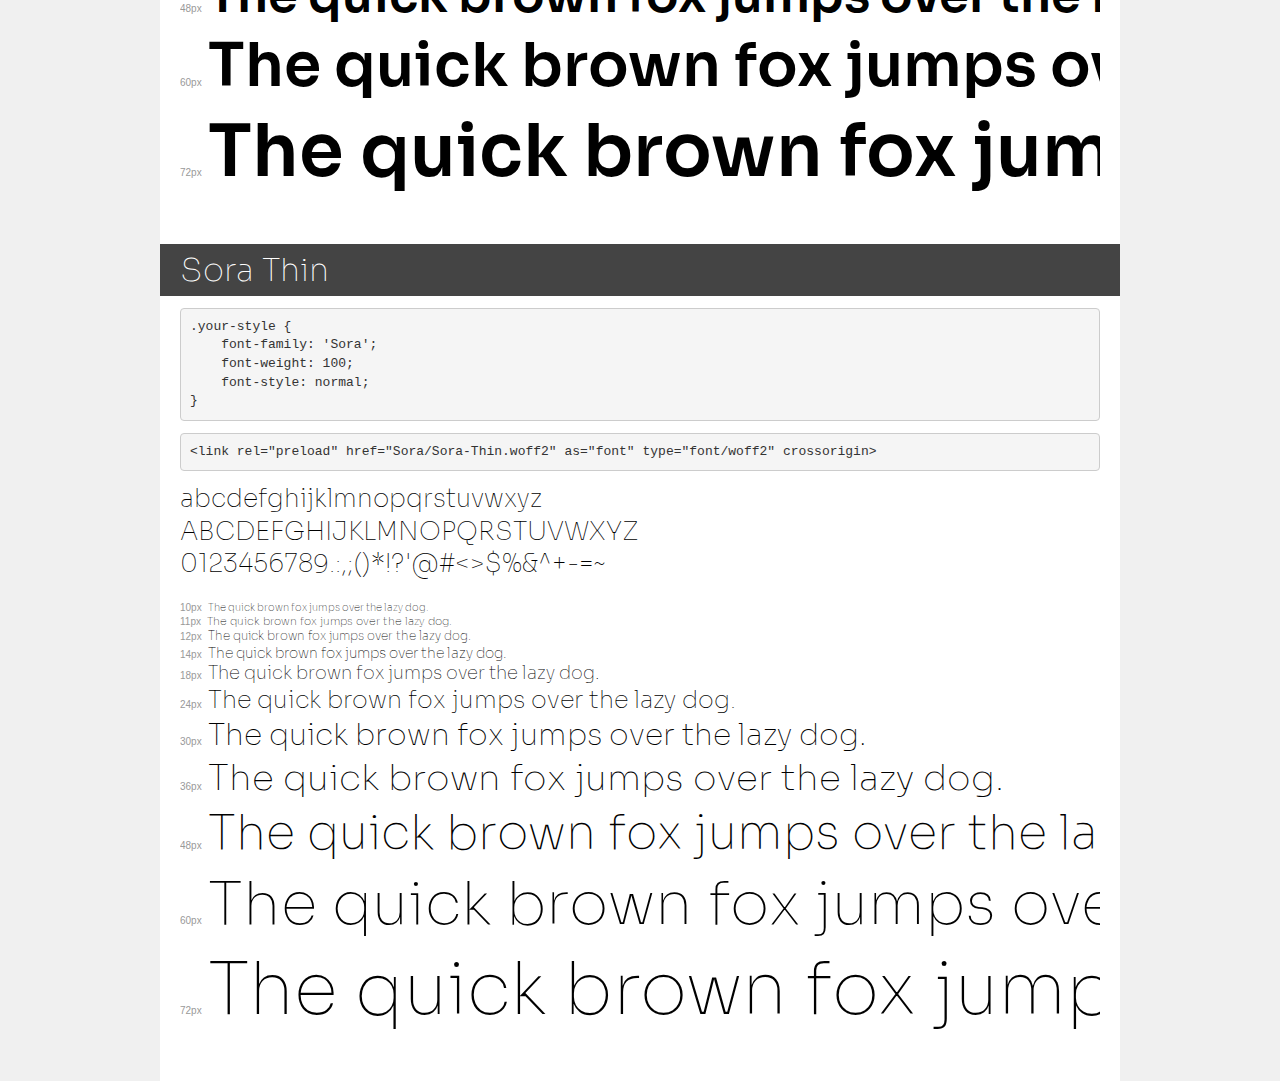
<file: font/demo.html>
<!DOCTYPE html>
<html lang="en">
<head>
    <meta charset="utf-8">
    <meta http-equiv="X-UA-Compatible" content="IE=edge">
    <meta name="viewport" content="width=device-width, initial-scale=1">
    <meta name="robots" content="noindex, noarchive">
    <meta name="format-detection" content="telephone=no">
    <title>Transfonter demo</title>
    <link href="stylesheet.css" rel="stylesheet">
    <style>
        /*
        http://meyerweb.com/eric/tools/css/reset/
        v2.0 | 20110126
        License: none (public domain)
        */
        html, body, div, span, applet, object, iframe,
        h1, h2, h3, h4, h5, h6, p, blockquote, pre,
        a, abbr, acronym, address, big, cite, code,
        del, dfn, em, img, ins, kbd, q, s, samp,
        small, strike, strong, sub, sup, tt, var,
        b, u, i, center,
        dl, dt, dd, ol, ul, li,
        fieldset, form, label, legend,
        table, caption, tbody, tfoot, thead, tr, th, td,
        article, aside, canvas, details, embed,
        figure, figcaption, footer, header, hgroup,
        menu, nav, output, ruby, section, summary,
        time, mark, audio, video {
            margin: 0;
            padding: 0;
            border: 0;
            font-size: 100%;
            font: inherit;
            vertical-align: baseline;
        }
        /* HTML5 display-role reset for older browsers */
        article, aside, details, figcaption, figure,
        footer, header, hgroup, menu, nav, section {
            display: block;
        }
        body {
            line-height: 1;
        }
        ol, ul {
            list-style: none;
        }
        blockquote, q {
            quotes: none;
        }
        blockquote:before, blockquote:after,
        q:before, q:after {
            content: '';
            content: none;
        }
        table {
            border-collapse: collapse;
            border-spacing: 0;
        }
        /* demo styles */
        body {
            background: #f0f0f0;
            color: #000;
        }
        .page {
            background: #fff;
            width: 920px;
            margin: 0 auto;
            padding: 20px 20px 0 20px;
            overflow: hidden;
        }
        .font-container {
            overflow-x: auto;
            overflow-y: hidden;
            margin-bottom: 40px;
            line-height: 1.3;
            white-space: nowrap;
            padding-bottom: 5px;
        }
        h1 {
            position: relative;
            background: #444;
            font-size: 32px;
            color: #fff;
            padding: 10px 20px;
            margin: 0 -20px 12px -20px;
        }
        .letters {
            font-size: 25px;
            margin-bottom: 20px;
        }
        .s10:before {
            content: '10px';
        }
        .s11:before {
            content: '11px';
        }
        .s12:before {
            content: '12px';
        }
        .s14:before {
            content: '14px';
        }
        .s18:before {
            content: '18px';
        }
        .s24:before {
            content: '24px';
        }
        .s30:before {
            content: '30px';
        }
        .s36:before {
            content: '36px';
        }
        .s48:before {
            content: '48px';
        }
        .s60:before {
            content: '60px';
        }
        .s72:before {
            content: '72px';
        }
        .s10:before, .s11:before, .s12:before, .s14:before,
        .s18:before, .s24:before, .s30:before, .s36:before,
        .s48:before, .s60:before, .s72:before {
            font-family: Arial, sans-serif;
            font-size: 10px;
            font-weight: normal;
            font-style: normal;
            color: #999;
            padding-right: 6px;
        }
        pre {
            display: block;
            padding: 9px;
            margin: 0 0 12px;
            font-family: Monaco, Menlo, Consolas, "Courier New", monospace;
            font-size: 13px;
            line-height: 1.428571429;
            color: #333;
            font-weight: normal;
            font-style: normal;
            background-color: #f5f5f5;
            border: 1px solid #ccc;
            overflow-x: auto;
            border-radius: 4px;
        }
        /* responsive */
        @media (max-width: 959px) {
            .page {
                width: auto;
                margin: 0;
            }
        }
    </style>
</head>
<body>
<div class="page">
    <div class="demo">
        <h1 style="font-family: 'Sora'; font-weight: bold; font-style: normal;">Sora ExtraBold</h1>
        <pre title="Usage">.your-style {
    font-family: 'Sora';
    font-weight: bold;
    font-style: normal;
}</pre>
        <pre title="Preload (optional)">
&lt;link rel=&quot;preload&quot; href=&quot;Sora/Sora-ExtraBold.woff2&quot; as=&quot;font&quot; type=&quot;font/woff2&quot; crossorigin&gt;</pre>
        <div class="font-container" style="font-family: 'Sora'; font-weight: bold; font-style: normal;">
            <p class="letters">
                abcdefghijklmnopqrstuvwxyz<br>
ABCDEFGHIJKLMNOPQRSTUVWXYZ<br>
                0123456789.:,;()*!?'@#&lt;&gt;$%&^+-=~
            </p>
            <p class="s10" style="font-size: 10px;">The quick brown fox jumps over the lazy dog.</p>
            <p class="s11" style="font-size: 11px;">The quick brown fox jumps over the lazy dog.</p>
            <p class="s12" style="font-size: 12px;">The quick brown fox jumps over the lazy dog.</p>
            <p class="s14" style="font-size: 14px;">The quick brown fox jumps over the lazy dog.</p>
            <p class="s18" style="font-size: 18px;">The quick brown fox jumps over the lazy dog.</p>
            <p class="s24" style="font-size: 24px;">The quick brown fox jumps over the lazy dog.</p>
            <p class="s30" style="font-size: 30px;">The quick brown fox jumps over the lazy dog.</p>
            <p class="s36" style="font-size: 36px;">The quick brown fox jumps over the lazy dog.</p>
            <p class="s48" style="font-size: 48px;">The quick brown fox jumps over the lazy dog.</p>
            <p class="s60" style="font-size: 60px;">The quick brown fox jumps over the lazy dog.</p>
            <p class="s72" style="font-size: 72px;">The quick brown fox jumps over the lazy dog.</p>
        </div>
    </div>

    <div class="demo">
        <h1 style="font-family: 'Sora'; font-weight: 200; font-style: normal;">Sora ExtraLight</h1>
        <pre title="Usage">.your-style {
    font-family: 'Sora';
    font-weight: 200;
    font-style: normal;
}</pre>
        <pre title="Preload (optional)">
&lt;link rel=&quot;preload&quot; href=&quot;Sora/Sora-ExtraLight.woff2&quot; as=&quot;font&quot; type=&quot;font/woff2&quot; crossorigin&gt;</pre>
        <div class="font-container" style="font-family: 'Sora'; font-weight: 200; font-style: normal;">
            <p class="letters">
                abcdefghijklmnopqrstuvwxyz<br>
ABCDEFGHIJKLMNOPQRSTUVWXYZ<br>
                0123456789.:,;()*!?'@#&lt;&gt;$%&^+-=~
            </p>
            <p class="s10" style="font-size: 10px;">The quick brown fox jumps over the lazy dog.</p>
            <p class="s11" style="font-size: 11px;">The quick brown fox jumps over the lazy dog.</p>
            <p class="s12" style="font-size: 12px;">The quick brown fox jumps over the lazy dog.</p>
            <p class="s14" style="font-size: 14px;">The quick brown fox jumps over the lazy dog.</p>
            <p class="s18" style="font-size: 18px;">The quick brown fox jumps over the lazy dog.</p>
            <p class="s24" style="font-size: 24px;">The quick brown fox jumps over the lazy dog.</p>
            <p class="s30" style="font-size: 30px;">The quick brown fox jumps over the lazy dog.</p>
            <p class="s36" style="font-size: 36px;">The quick brown fox jumps over the lazy dog.</p>
            <p class="s48" style="font-size: 48px;">The quick brown fox jumps over the lazy dog.</p>
            <p class="s60" style="font-size: 60px;">The quick brown fox jumps over the lazy dog.</p>
            <p class="s72" style="font-size: 72px;">The quick brown fox jumps over the lazy dog.</p>
        </div>
    </div>

    <div class="demo">
        <h1 style="font-family: 'Sora'; font-weight: bold; font-style: normal;">Sora Bold</h1>
        <pre title="Usage">.your-style {
    font-family: 'Sora';
    font-weight: bold;
    font-style: normal;
}</pre>
        <pre title="Preload (optional)">
&lt;link rel=&quot;preload&quot; href=&quot;Sora/Sora-Bold.woff2&quot; as=&quot;font&quot; type=&quot;font/woff2&quot; crossorigin&gt;</pre>
        <div class="font-container" style="font-family: 'Sora'; font-weight: bold; font-style: normal;">
            <p class="letters">
                abcdefghijklmnopqrstuvwxyz<br>
ABCDEFGHIJKLMNOPQRSTUVWXYZ<br>
                0123456789.:,;()*!?'@#&lt;&gt;$%&^+-=~
            </p>
            <p class="s10" style="font-size: 10px;">The quick brown fox jumps over the lazy dog.</p>
            <p class="s11" style="font-size: 11px;">The quick brown fox jumps over the lazy dog.</p>
            <p class="s12" style="font-size: 12px;">The quick brown fox jumps over the lazy dog.</p>
            <p class="s14" style="font-size: 14px;">The quick brown fox jumps over the lazy dog.</p>
            <p class="s18" style="font-size: 18px;">The quick brown fox jumps over the lazy dog.</p>
            <p class="s24" style="font-size: 24px;">The quick brown fox jumps over the lazy dog.</p>
            <p class="s30" style="font-size: 30px;">The quick brown fox jumps over the lazy dog.</p>
            <p class="s36" style="font-size: 36px;">The quick brown fox jumps over the lazy dog.</p>
            <p class="s48" style="font-size: 48px;">The quick brown fox jumps over the lazy dog.</p>
            <p class="s60" style="font-size: 60px;">The quick brown fox jumps over the lazy dog.</p>
            <p class="s72" style="font-size: 72px;">The quick brown fox jumps over the lazy dog.</p>
        </div>
    </div>

    <div class="demo">
        <h1 style="font-family: 'Sora'; font-weight: 300; font-style: normal;">Sora Light</h1>
        <pre title="Usage">.your-style {
    font-family: 'Sora';
    font-weight: 300;
    font-style: normal;
}</pre>
        <pre title="Preload (optional)">
&lt;link rel=&quot;preload&quot; href=&quot;Sora/Sora-Light.woff2&quot; as=&quot;font&quot; type=&quot;font/woff2&quot; crossorigin&gt;</pre>
        <div class="font-container" style="font-family: 'Sora'; font-weight: 300; font-style: normal;">
            <p class="letters">
                abcdefghijklmnopqrstuvwxyz<br>
ABCDEFGHIJKLMNOPQRSTUVWXYZ<br>
                0123456789.:,;()*!?'@#&lt;&gt;$%&^+-=~
            </p>
            <p class="s10" style="font-size: 10px;">The quick brown fox jumps over the lazy dog.</p>
            <p class="s11" style="font-size: 11px;">The quick brown fox jumps over the lazy dog.</p>
            <p class="s12" style="font-size: 12px;">The quick brown fox jumps over the lazy dog.</p>
            <p class="s14" style="font-size: 14px;">The quick brown fox jumps over the lazy dog.</p>
            <p class="s18" style="font-size: 18px;">The quick brown fox jumps over the lazy dog.</p>
            <p class="s24" style="font-size: 24px;">The quick brown fox jumps over the lazy dog.</p>
            <p class="s30" style="font-size: 30px;">The quick brown fox jumps over the lazy dog.</p>
            <p class="s36" style="font-size: 36px;">The quick brown fox jumps over the lazy dog.</p>
            <p class="s48" style="font-size: 48px;">The quick brown fox jumps over the lazy dog.</p>
            <p class="s60" style="font-size: 60px;">The quick brown fox jumps over the lazy dog.</p>
            <p class="s72" style="font-size: 72px;">The quick brown fox jumps over the lazy dog.</p>
        </div>
    </div>

    <div class="demo">
        <h1 style="font-family: 'Sora'; font-weight: normal; font-style: normal;">Sora Regular</h1>
        <pre title="Usage">.your-style {
    font-family: 'Sora';
    font-weight: normal;
    font-style: normal;
}</pre>
        <pre title="Preload (optional)">
&lt;link rel=&quot;preload&quot; href=&quot;Sora/Sora-Regular.woff2&quot; as=&quot;font&quot; type=&quot;font/woff2&quot; crossorigin&gt;</pre>
        <div class="font-container" style="font-family: 'Sora'; font-weight: normal; font-style: normal;">
            <p class="letters">
                abcdefghijklmnopqrstuvwxyz<br>
ABCDEFGHIJKLMNOPQRSTUVWXYZ<br>
                0123456789.:,;()*!?'@#&lt;&gt;$%&^+-=~
            </p>
            <p class="s10" style="font-size: 10px;">The quick brown fox jumps over the lazy dog.</p>
            <p class="s11" style="font-size: 11px;">The quick brown fox jumps over the lazy dog.</p>
            <p class="s12" style="font-size: 12px;">The quick brown fox jumps over the lazy dog.</p>
            <p class="s14" style="font-size: 14px;">The quick brown fox jumps over the lazy dog.</p>
            <p class="s18" style="font-size: 18px;">The quick brown fox jumps over the lazy dog.</p>
            <p class="s24" style="font-size: 24px;">The quick brown fox jumps over the lazy dog.</p>
            <p class="s30" style="font-size: 30px;">The quick brown fox jumps over the lazy dog.</p>
            <p class="s36" style="font-size: 36px;">The quick brown fox jumps over the lazy dog.</p>
            <p class="s48" style="font-size: 48px;">The quick brown fox jumps over the lazy dog.</p>
            <p class="s60" style="font-size: 60px;">The quick brown fox jumps over the lazy dog.</p>
            <p class="s72" style="font-size: 72px;">The quick brown fox jumps over the lazy dog.</p>
        </div>
    </div>

    <div class="demo">
        <h1 style="font-family: 'Sora'; font-weight: 600; font-style: normal;">Sora SemiBold</h1>
        <pre title="Usage">.your-style {
    font-family: 'Sora';
    font-weight: 600;
    font-style: normal;
}</pre>
        <pre title="Preload (optional)">
&lt;link rel=&quot;preload&quot; href=&quot;Sora/Sora-SemiBold.woff2&quot; as=&quot;font&quot; type=&quot;font/woff2&quot; crossorigin&gt;</pre>
        <div class="font-container" style="font-family: 'Sora'; font-weight: 600; font-style: normal;">
            <p class="letters">
                abcdefghijklmnopqrstuvwxyz<br>
ABCDEFGHIJKLMNOPQRSTUVWXYZ<br>
                0123456789.:,;()*!?'@#&lt;&gt;$%&^+-=~
            </p>
            <p class="s10" style="font-size: 10px;">The quick brown fox jumps over the lazy dog.</p>
            <p class="s11" style="font-size: 11px;">The quick brown fox jumps over the lazy dog.</p>
            <p class="s12" style="font-size: 12px;">The quick brown fox jumps over the lazy dog.</p>
            <p class="s14" style="font-size: 14px;">The quick brown fox jumps over the lazy dog.</p>
            <p class="s18" style="font-size: 18px;">The quick brown fox jumps over the lazy dog.</p>
            <p class="s24" style="font-size: 24px;">The quick brown fox jumps over the lazy dog.</p>
            <p class="s30" style="font-size: 30px;">The quick brown fox jumps over the lazy dog.</p>
            <p class="s36" style="font-size: 36px;">The quick brown fox jumps over the lazy dog.</p>
            <p class="s48" style="font-size: 48px;">The quick brown fox jumps over the lazy dog.</p>
            <p class="s60" style="font-size: 60px;">The quick brown fox jumps over the lazy dog.</p>
            <p class="s72" style="font-size: 72px;">The quick brown fox jumps over the lazy dog.</p>
        </div>
    </div>

    <div class="demo">
        <h1 style="font-family: 'Sora'; font-weight: 100; font-style: normal;">Sora Thin</h1>
        <pre title="Usage">.your-style {
    font-family: 'Sora';
    font-weight: 100;
    font-style: normal;
}</pre>
        <pre title="Preload (optional)">
&lt;link rel=&quot;preload&quot; href=&quot;Sora/Sora-Thin.woff2&quot; as=&quot;font&quot; type=&quot;font/woff2&quot; crossorigin&gt;</pre>
        <div class="font-container" style="font-family: 'Sora'; font-weight: 100; font-style: normal;">
            <p class="letters">
                abcdefghijklmnopqrstuvwxyz<br>
ABCDEFGHIJKLMNOPQRSTUVWXYZ<br>
                0123456789.:,;()*!?'@#&lt;&gt;$%&^+-=~
            </p>
            <p class="s10" style="font-size: 10px;">The quick brown fox jumps over the lazy dog.</p>
            <p class="s11" style="font-size: 11px;">The quick brown fox jumps over the lazy dog.</p>
            <p class="s12" style="font-size: 12px;">The quick brown fox jumps over the lazy dog.</p>
            <p class="s14" style="font-size: 14px;">The quick brown fox jumps over the lazy dog.</p>
            <p class="s18" style="font-size: 18px;">The quick brown fox jumps over the lazy dog.</p>
            <p class="s24" style="font-size: 24px;">The quick brown fox jumps over the lazy dog.</p>
            <p class="s30" style="font-size: 30px;">The quick brown fox jumps over the lazy dog.</p>
            <p class="s36" style="font-size: 36px;">The quick brown fox jumps over the lazy dog.</p>
            <p class="s48" style="font-size: 48px;">The quick brown fox jumps over the lazy dog.</p>
            <p class="s60" style="font-size: 60px;">The quick brown fox jumps over the lazy dog.</p>
            <p class="s72" style="font-size: 72px;">The quick brown fox jumps over the lazy dog.</p>
        </div>
    </div>

</div>
</body>
</html>
</file>
<file: assets/font/stylesheet.css>
@font-face {
    font-family: 'Sora';
    src: url('Sora/Sora-ExtraBold.woff2') format('woff2'),
        url('Sora/Sora-ExtraBold.woff') format('woff');
    font-weight: bold;
    font-style: normal;
    font-display: swap;
}

@font-face {
    font-family: 'Sora';
    src: url('Sora/Sora-ExtraLight.woff2') format('woff2'),
        url('Sora/Sora-ExtraLight.woff') format('woff');
    font-weight: 200;
    font-style: normal;
    font-display: swap;
}

@font-face {
    font-family: 'Sora';
    src: url('Sora/Sora-Bold.woff2') format('woff2'),
        url('Sora/Sora-Bold.woff') format('woff');
    font-weight: bold;
    font-style: normal;
    font-display: swap;
}

@font-face {
    font-family: 'Sora';
    src: url('Sora/Sora-Light.woff2') format('woff2'),
        url('Sora/Sora-Light.woff') format('woff');
    font-weight: 300;
    font-style: normal;
    font-display: swap;
}

@font-face {
    font-family: 'Sora';
    src: url('Sora/Sora-Regular.woff2') format('woff2'),
        url('Sora/Sora-Regular.woff') format('woff');
    font-weight: normal;
    font-style: normal;
    font-display: swap;
}

@font-face {
    font-family: 'Sora';
    src: url('Sora/Sora-SemiBold.woff2') format('woff2'),
        url('Sora/Sora-SemiBold.woff') format('woff');
    font-weight: 600;
    font-style: normal;
    font-display: swap;
}

@font-face {
    font-family: 'Sora';
    src: url('Sora/Sora-Thin.woff2') format('woff2'),
        url('Sora/Sora-Thin.woff') format('woff');
    font-weight: 100;
    font-style: normal;
    font-display: swap;
}

@font-face {
    font-family: 'Open Sans';
    src: url('OpenSans/OpenSans-BoldItalic.woff2') format('woff2'),
        url('OpenSans/OpenSans-BoldItalic.woff') format('woff');
    font-weight: bold;
    font-style: italic;
    font-display: swap;
}

@font-face {
    font-family: 'Open Sans';
    src: url('OpenSans/OpenSans-ExtraBold.woff2') format('woff2'),
        url('OpenSans/OpenSans-ExtraBold.woff') format('woff');
    font-weight: bold;
    font-style: normal;
    font-display: swap;
}

@font-face {
    font-family: 'Open Sans';
    src: url('OpenSans/OpenSans-Light.woff2') format('woff2'),
        url('OpenSans/OpenSans-Light.woff') format('woff');
    font-weight: 300;
    font-style: normal;
    font-display: swap;
}

@font-face {
    font-family: 'Open Sans';
    src: url('OpenSans/OpenSans-LightItalic.woff2') format('woff2'),
        url('OpenSans/OpenSans-LightItalic.woff') format('woff');
    font-weight: 300;
    font-style: italic;
    font-display: swap;
}

@font-face {
    font-family: 'Open Sans';
    src: url('OpenSans/OpenSans-Medium.woff2') format('woff2'),
        url('OpenSans/OpenSans-Medium.woff') format('woff');
    font-weight: 500;
    font-style: normal;
    font-display: swap;
}

@font-face {
    font-family: 'Open Sans';
    src: url('OpenSans/OpenSans-ExtraBoldItalic.woff2') format('woff2'),
        url('OpenSans/OpenSans-ExtraBoldItalic.woff') format('woff');
    font-weight: bold;
    font-style: italic;
    font-display: swap;
}

@font-face {
    font-family: 'Open Sans';
    src: url('OpenSans/OpenSans-Bold.woff2') format('woff2'),
        url('OpenSans/OpenSans-Bold.woff') format('woff');
    font-weight: bold;
    font-style: normal;
    font-display: swap;
}

@font-face {
    font-family: 'Open Sans';
    src: url('OpenSans/OpenSans-MediumItalic.woff2') format('woff2'),
        url('OpenSans/OpenSans-MediumItalic.woff') format('woff');
    font-weight: 500;
    font-style: italic;
    font-display: swap;
}

@font-face {
    font-family: 'Open Sans';
    src: url('OpenSans/OpenSans-Italic.woff2') format('woff2'),
        url('OpenSans/OpenSans-Italic.woff') format('woff');
    font-weight: normal;
    font-style: italic;
    font-display: swap;
}

@font-face {
    font-family: 'Open Sans';
    src: url('OpenSans/OpenSans-SemiBoldItalic.woff2') format('woff2'),
        url('OpenSans/OpenSans-SemiBoldItalic.woff') format('woff');
    font-weight: 600;
    font-style: italic;
    font-display: swap;
}

@font-face {
    font-family: 'Open Sans';
    src: url('OpenSans/OpenSans-Regular.woff2') format('woff2'),
        url('OpenSans/OpenSans-Regular.woff') format('woff');
    font-weight: normal;
    font-style: normal;
    font-display: swap;
}

@font-face {
    font-family: 'Open Sans';
    src: url('OpenSans/OpenSans-SemiBold.woff2') format('woff2'),
        url('OpenSans/OpenSans-SemiBold.woff') format('woff');
    font-weight: 600;
    font-style: normal;
    font-display: swap;
}
</file>
<file: assets/style/style.css>
* {
    box-sizing: border-box;
}

html {
    font-size: 62.5%;
}

body {
    font-size: 1.6rem;
    font-family: "Sora", sans-serif;
}

/* Common */

a {
    text-decoration: none;
}
:root {
    --header-bg: #10375c;
}

.container {
    width: 1170px;
    max-width: calc(100% - 48px);
    margin: 0 auto;
}

.btn {
    display: inline-block;
    min-width: 205px;
    padding: 0px 20px;
    height: 60px;
    line-height: 60px;
    background-color: #2e80ce;
    border-radius: 30px;
    text-align: center;
    font-weight: 400;
    font-size: 1.6rem;
    color: #fff;
}

.btn:hover {
    opacity: 0.9;
}
.section-heading {
    font-weight: 600;
    font-size: 5rem;
    line-height: 1.2;
    letter-spacing: -0.02em;
    color: #10375c;
}
.section-desc {
    margin-top: 18px;
    font-weight: 300;
    font-size: 1.8rem;
    line-height: 1.67;
    color: #575f66;
}
/* Header */
.header {
    padding-top: 30px;
    min-height: 100vh;
    background-color: var(--header-bg);
}
.header-top {
    display: flex;
    align-items: center;
    justify-content: space-between;
}
.logo__circle::before,
.logo__circle::after {
    content: "";
    display: inline-block;
    border-radius: 50%;
}
.logo__circle::before {
    width: 3em;
    height: 3em;
    background-color: #2e80ce;
}
.logo__circle::after {
    position: absolute;
    width: 1.6em;
    height: 1.6em;
    top: 1.1em;
    left: 1.1em;
    background-color: white;
}
.logo {
    display: inline-flex;
    position: relative;
    font-size: 1rem;
}

.logo__text {
    margin-left: 0.6em;
    text-align: right;
    line-height: 1.6em;
}

.logo__brand {
    display: block;
    font-weight: 400;
    color: #fff;
    font-size: 1.8em;
}

.logo__brand--small {
    font-size: 1.2em;
    font-weight: 300;
}

/*Navbar*/

.navbar {
}

.navbar__list {
    display: flex;
}
.header-action__login,
.navbar__link {
    padding: 4px 21px;
    font-weight: 300;
    font-size: 1.6rem;
    color: #c9d2da;
}
.navbar__link:hover {
    text-shadow: 1px 0 0 currentColor;
}
.navbar__item--active {
    text-shadow: 1px 0 0 currentColor;
    font-size: 1.6rem;
    color: #ffffff;
}
.navbar__item--active::before {
    position: relative;
    content: "";
    display: inline-block;
    width: 6px;
    height: 6px;
    border-radius: 50%;
    background: #fff;
    left: -4px;
    top: -2px;
}
.header-action {
    display: flex;
    align-items: center;
}
.header-action__signup {
    min-width: 104px;
    height: 44px;
    line-height: 44px;
}

/* Hero */
.hero {
    padding-top: 76px;
    display: flex;
    align-items: center;
}

.hero__content {
    flex-shrink: 0;
    width: 44%;
}

.hero__heading {
    font-weight: 600;
    font-size: 7rem;
    line-height: 1.14;
    letter-spacing: -0.02em;
    color: #ffffff;
}
.hero__desc {
    margin-top: 22px;
    font-weight: 300;
    font-size: 1.8rem;
    line-height: 1.67;
    color: #c9d2da;
}
.hero__row {
    margin-top: 38px;
}
.hero__phone {
    margin-left: 38px;
    font-weight: 400;
    font-size: 1.8rem;
    line-height: 1.67;
    text-align: center;

    color: #ffffff;
}
.hero__media {
    flex-grow: 1;
}

.hero__images {
    display: flex;
    align-items: center;
    justify-content: flex-end;
}

.hero__img:first-child {
    width: 330px;
    height: 540px;
    border-radius: 6px;
    position: relative;
}

.hero__img:last-child {
    width: 210px;
    height: 410px;
    margin-left: -6px;
    border-radius: 6px;
}

/* Service */
.service {
    padding: 170px 0px;
}

.service__heading,
.service__desc {
    text-align: center;
}

.service__desc {
    width: 468px;
    margin-left: auto;
    margin-right: auto;
}

.service__row {
    margin-top: 70px;
    display: flex;
    justify-content: space-between;
    align-items: center;
}

.service-img {
    width: 570px;
    height: 570px;
    object-fit: cover;
    border-radius: 12px;
}
/*Service-list */
.service-item {
    padding: 22px;
    width: 470px;
    background-color: #fff;
    display: flex;
    transition: 0.25s;
}
.service-item:hover {
    position: relative;
    background: #ffffff;
    box-shadow: 0px 14px 28px rgba(0, 0, 0, 0.05);
    border-radius: 10px;
    cursor: pointer;
}
.service-item__icon {
    flex-shrink: 0;
    display: flex;
    justify-content: center;
    align-items: center;
    width: 60px;
    height: 60px;
    background-color: #eff6fd;
    box-shadow: 0px 8px 16px rgba(0, 0, 0, 0.05);
    border-radius: 30px;
    color: #10375c;
}
.service-item:hover .service-item__icon {
    color: #ffffff;
    background: #2e80ce;
    box-shadow: 0px 8px 16px rgba(40, 155, 222, 0.15);
    border-radius: 30px;
    transition: 0.25s;
}
.service-item__body {
    margin-left: 20px;
}
.service-item__heading {
    font-weight: 600;
    font-size: 1.8rem;
    color: #10375c;
}

.service-item__desc {
    font-weight: 300;
    font-size: 1.6rem;
    line-height: 1.75;
    color: #575f66;
}

.service__btn {
    margin-top: 55px;
}

/* Work */
.work {
    padding: 100px 0px;
    background-color: #f7fbff;
}
.work__desc {
    width: 468px;
}
.work__item {
    background-color: #ffff;
    padding: 44px;
    border: 16px solid #eaf6ff;
    border-radius: 4px;
    cursor: pointer;
    transition: 0.25s;
}
.work__item:hover {
    transform: translateY(-16px);
    border-color: #2e80ce;
    border-radius: 4px;
}
.work__list {
    display: grid;
    margin-top: 70px;
    grid-template-columns: repeat(3, 1fr);
    column-gap: 30px;
}

.work-item__heading {
    margin-top: 20px;
    font-weight: 600;
    font-size: 2.6rem;
    line-height: 1.38;
    color: #10375c;
}

.work-item__desc {
    margin-top: 28px;
    font-weight: 300;
    font-size: 1.6rem;
    line-height: 1.75;
    color: #575f66;
}

.work-item__more {
    margin-top: 18px;
    font-weight: 400;
    font-size: 1.6rem;
    line-height: 1.75;
    color: #2e80ce;
}

/* Feature */

.feature {
    margin-top: 85px;
    padding: 85px 0;
}
.feature__block {
    display: flex;
    gap: 130px;
}

.feature__media {
    width: 48%;
}

.feature__images {
    position: relative;
    padding-bottom: 121px; /* đẩy ảnh xuống để absolute ko đè lên nội dụng */
    padding-right: 58px;
}

.feature__img {
    width: 512px;
    height: 570px;
    filter: drop-shadow(0px 14px 28px rgba(0, 0, 0, 0.07));
    border-radius: 6px;
    object-fit: cover;
}

.feature__img:last-child {
    position: absolute;
    width: 332px;
    height: 370px;
    right: 0;
    bottom: 0;
}

/* Feature Content */
.feature__content {
    margin-top: 82px;
}

.feature__btn {
    margin-top: 38px;
}

/*Member*/
.member {
    padding: 85px 0px;
}

.member__header {
    display: flex;
    flex-direction: column;
    align-items: center;
}

.member__btn {
    margin-top: 38px;
}

.member__list {
    margin-top: 70px;
    display: grid;
    grid-template-columns: repeat(4, 1fr);
    column-gap: 30px;
}

.member-item__img-bg {
    padding-top: 28px;
    background-color: #eaf6ff;
    border-radius: 6px;
    overflow: hidden;
}

.member-item__thumb {
    display: block;
    max-width: 100%;
    object-fit: cover;
    height: 290px;
}

.member-item__name {
    margin-top: 12px;
    font-weight: 600;
    font-size: 1.6rem;
    line-height: 1.75;
    text-align: center;
    color: #10375c;
}

.member-item__desc {
    font-weight: 300;
    font-size: 1.4rem;
    line-height: 1.86;
    text-align: center;
    color: #575f66;
}

.member__control {
    display: flex;
    justify-content: center;
    margin-top: 38px;
    column-gap: 18px;
}
.member__control--next-icon {
    rotate: 180deg;
}
.member__control-btn {
    display: flex;
    align-items: center;
    justify-content: center;
    width: 36px;
    height: 36px;
    border-radius: 50%;
    border: 1px solid #575f66;
    outline: none;
    color: #575f66;
}

.member__control-btn:hover {
    border-color: #2e80ce;
    background-color: #2e80ce;
    color: #fff;
    transition: 0.25s;
    cursor: pointer;
}
</file>
<file: font/stylesheet.css>
@font-face {
    font-family: 'Sora';
    src: url('Sora/Sora-ExtraBold.woff2') format('woff2'),
        url('Sora/Sora-ExtraBold.woff') format('woff');
    font-weight: bold;
    font-style: normal;
    font-display: swap;
}

@font-face {
    font-family: 'Sora';
    src: url('Sora/Sora-ExtraLight.woff2') format('woff2'),
        url('Sora/Sora-ExtraLight.woff') format('woff');
    font-weight: 200;
    font-style: normal;
    font-display: swap;
}

@font-face {
    font-family: 'Sora';
    src: url('Sora/Sora-Bold.woff2') format('woff2'),
        url('Sora/Sora-Bold.woff') format('woff');
    font-weight: bold;
    font-style: normal;
    font-display: swap;
}

@font-face {
    font-family: 'Sora';
    src: url('Sora/Sora-Light.woff2') format('woff2'),
        url('Sora/Sora-Light.woff') format('woff');
    font-weight: 300;
    font-style: normal;
    font-display: swap;
}

@font-face {
    font-family: 'Sora';
    src: url('Sora/Sora-Regular.woff2') format('woff2'),
        url('Sora/Sora-Regular.woff') format('woff');
    font-weight: normal;
    font-style: normal;
    font-display: swap;
}

@font-face {
    font-family: 'Sora';
    src: url('Sora/Sora-SemiBold.woff2') format('woff2'),
        url('Sora/Sora-SemiBold.woff') format('woff');
    font-weight: 600;
    font-style: normal;
    font-display: swap;
}

@font-face {
    font-family: 'Sora';
    src: url('Sora/Sora-Thin.woff2') format('woff2'),
        url('Sora/Sora-Thin.woff') format('woff');
    font-weight: 100;
    font-style: normal;
    font-display: swap;
}
</file>
